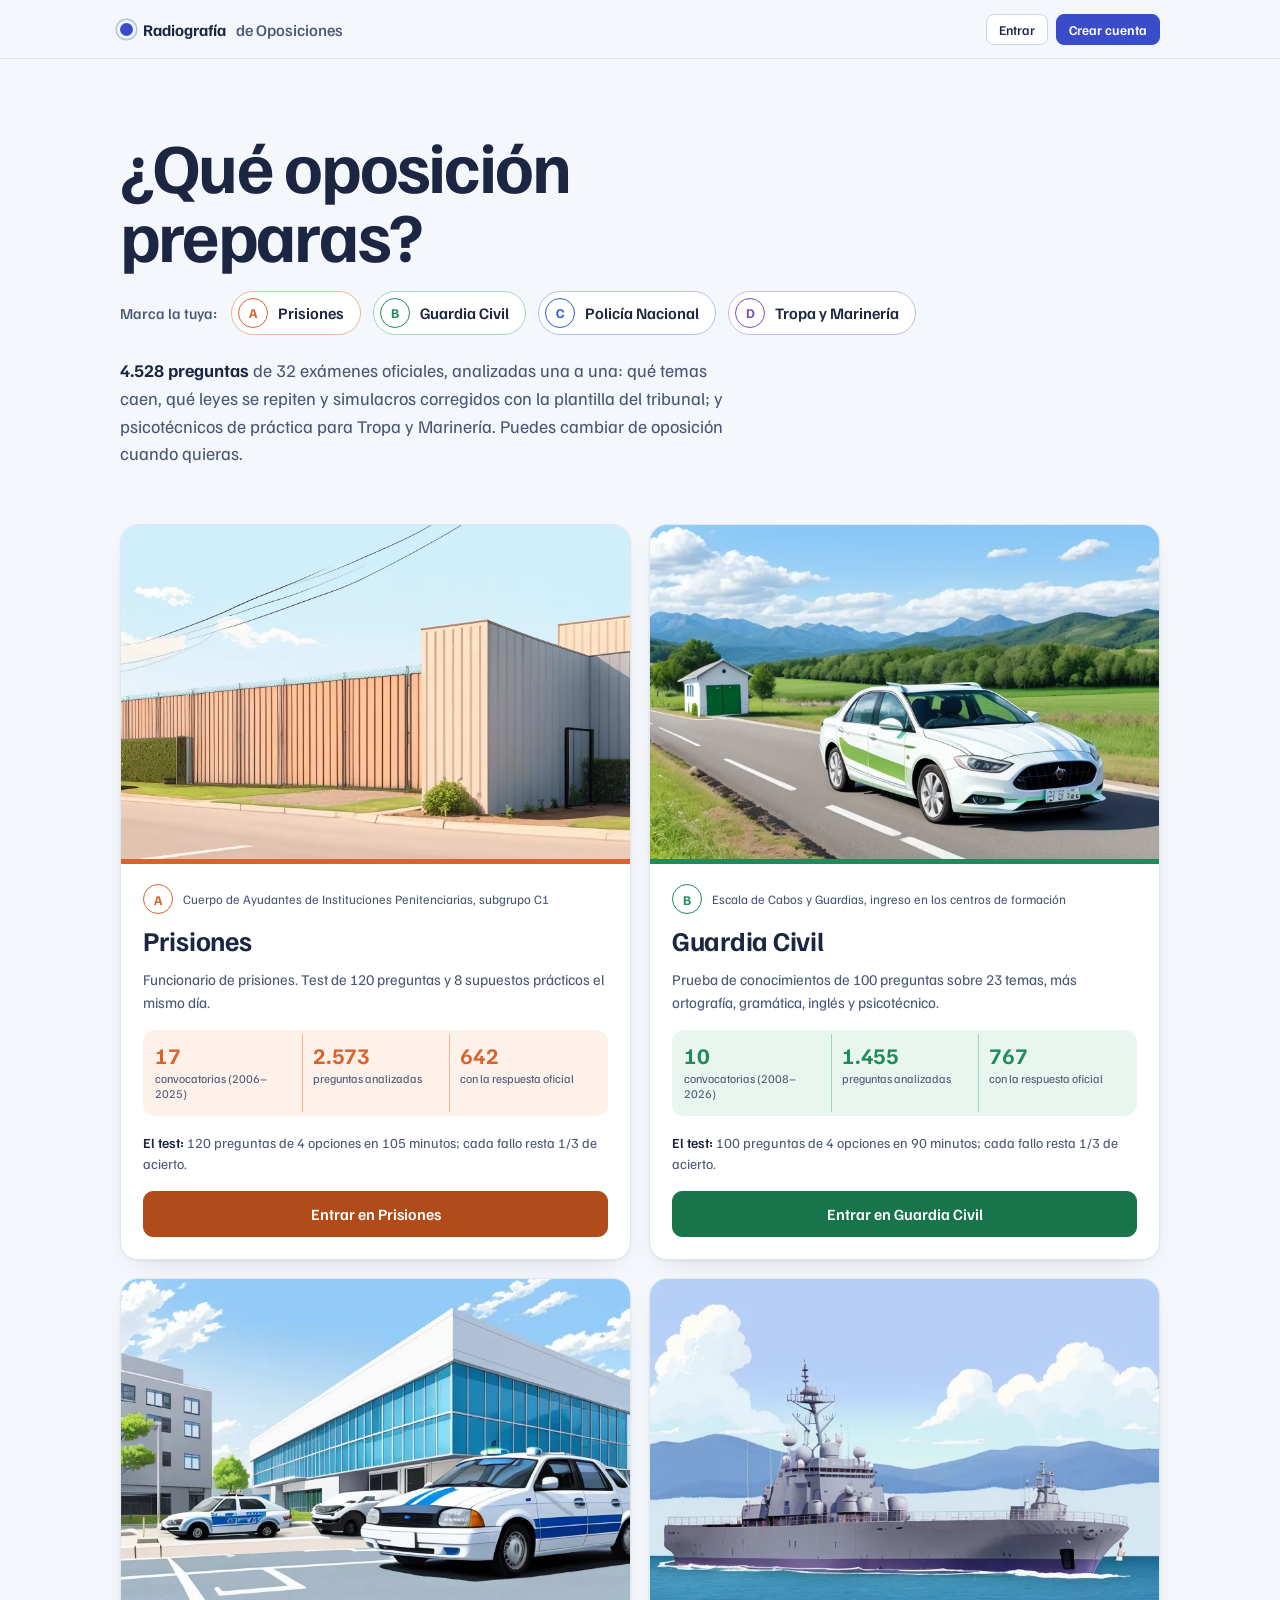
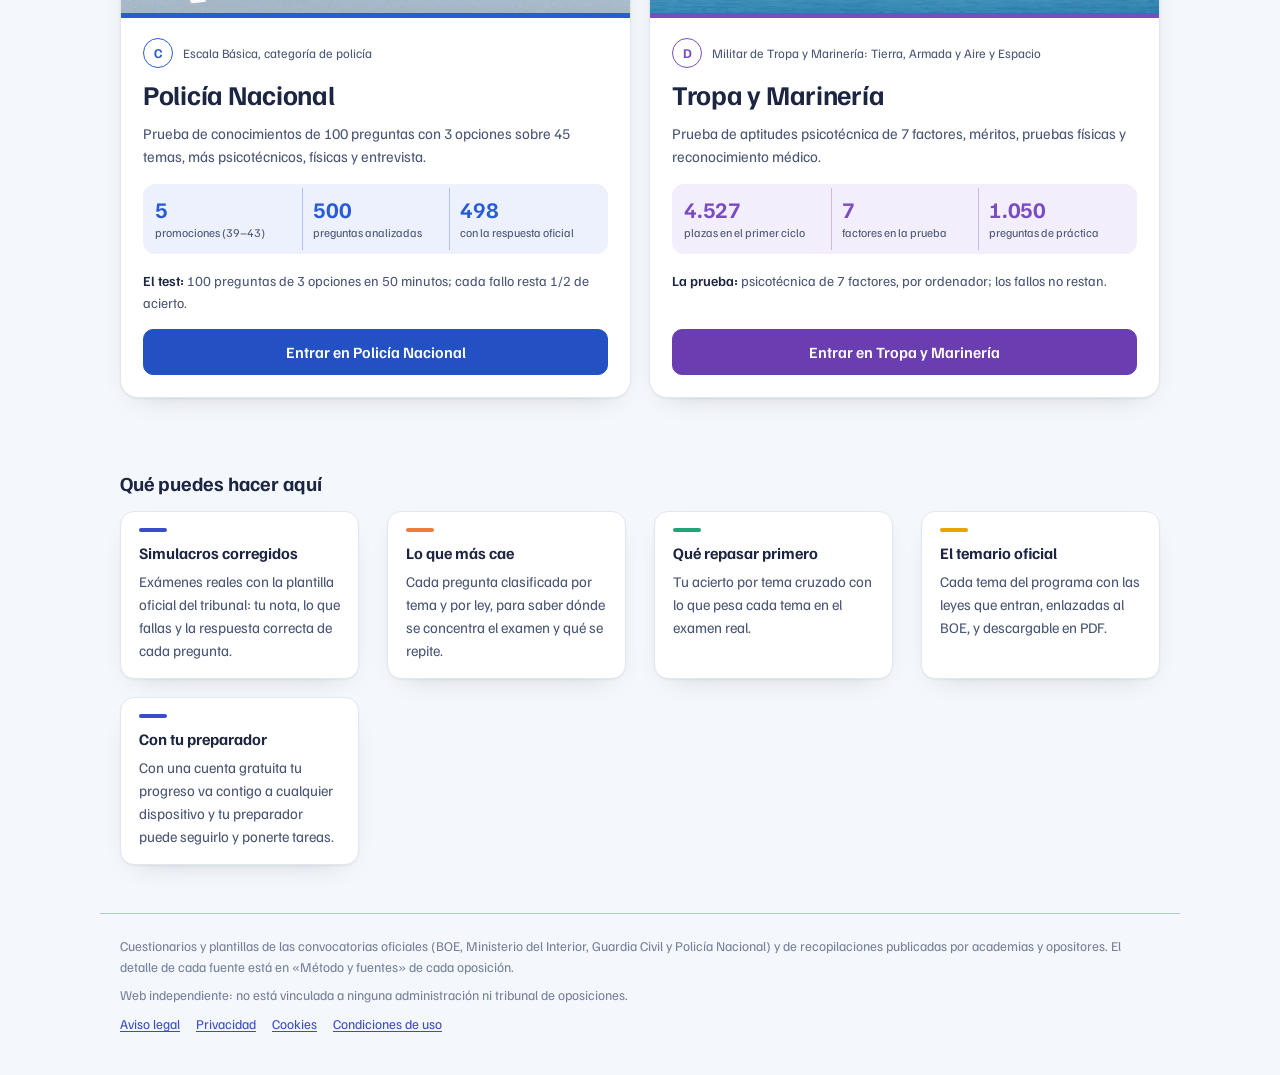
<file: index.html>
<!doctype html>
<html lang="es">
<head>
<meta charset="utf-8">
<meta name="viewport" content="width=device-width,initial-scale=1,viewport-fit=cover">
<meta name="description" content="Exámenes oficiales de Prisiones, Guardia Civil y Policía Nacional analizados pregunta a pregunta: simulacros corregidos, temario con sus leyes, repaso de fallos y juego. Gratis.">
<link rel="canonical" href="https://davidramon15.github.io/Oposiciones/">
<meta name="theme-color" content="#1c2541">
<link rel="icon" href="favicon.svg" type="image/svg+xml">
<link rel="apple-touch-icon" href="apple-touch-icon.png">
<link rel="manifest" href="manifest.webmanifest">
<link rel="stylesheet" href="fuentes/fuentes.css">
<meta property="og:type" content="website">
<meta property="og:locale" content="es_ES">
<meta property="og:site_name" content="Radiografía de Oposiciones">
<meta property="og:title" content="Radiografía de Oposiciones: los exámenes oficiales, pregunta a pregunta">
<meta property="og:description" content="Exámenes oficiales de Prisiones, Guardia Civil y Policía Nacional analizados pregunta a pregunta: simulacros corregidos, temario con sus leyes, repaso de fallos y juego. Gratis.">
<meta property="og:url" content="https://davidramon15.github.io/Oposiciones/">
<meta property="og:image" content="https://davidramon15.github.io/Oposiciones/compartir.png">
<meta property="og:image:width" content="1200">
<meta property="og:image:height" content="630">
<meta property="og:image:alt" content="Radiografía de Oposiciones: Prisiones, Guardia Civil y Policía Nacional">
<meta name="twitter:card" content="summary_large_image">
<title>Radiografía de Oposiciones</title>
<style>
/* Dirección: un cuaderno de estudio claro y amable. Papel blanco azulado, tinta azul marino y un color propio
   para cada oposición (naranja Prisiones, verde Guardia Civil, azul Policía Nacional) que tiñe la estructura:
   reglas, rótulos y la sección activa. Lo que marca el opositor va en el índigo del bolígrafo.
   Tema único y claro a propósito (el usuario lo pidió así): todos los colores se fijan aquí.
   Layout: columna de lectura (máx. 1080px), alineada a la izquierda; tarjetas redondeadas con sombra suave. */
:root{
  color-scheme:light;
  --paper:#f4f7fb; --sheet:#ffffff; --ink:#1c2541; --ink-2:#4a5675; --muted:#76809a;
  --red:#e0573b; --red-2:#f3b6a6; --red-tint:#fdf0ec; --rule:#e2e7ef; --axis:#cdd5e1;
  --pen:#3b4cca; --pen-tint:#eceefd; --good:#1e7b4f; --good-tint:#e5f3ec; --bad:#b4232f; --bad-tint:#fbe9ea; --flag:#b26a00;
  --bg:var(--paper); --surface:var(--sheet); --accent:var(--pen); --accent-soft:var(--pen-tint); --chip:#eef2f8;
  --s1:#3b6fd8; --s2:#ee7a3b; --s3:#22a47a; --s4:#e8a400; --s-other:#b8bfcc;
  --q100:#d6e6fb; --q200:#a9cbf5; --q300:#77abed; --q400:#4a8ce3; --q500:#2f6fc6; --q600:#1f5299; --q700:#123a70;
  --radio:12px; --sombra:0 1px 2px rgba(28,37,65,.05),0 10px 28px -18px rgba(28,37,65,.28);
  --f-ui:"Familjen Grotesk","Helvetica Neue",Arial,system-ui,sans-serif;
  --f-text:"Source Serif 4",Georgia,"Times New Roman",serif;
  --f-display:var(--f-ui); --f-body:var(--f-ui); --f-mono:var(--f-ui);
}
*{box-sizing:border-box}
body{background:var(--paper);color:var(--ink);font:16px/1.55 var(--f-ui);margin:0;font-variant-numeric:tabular-nums}
.wrap{max-width:1080px;margin:0 auto;padding-left:max(20px,env(safe-area-inset-left,0px));padding-right:max(20px,env(safe-area-inset-right,0px));padding-block:0 72px}
h1,h2,h3{font-family:var(--f-ui);text-wrap:balance;margin:0;color:var(--ink)}
h1{font-size:clamp(2.1rem,5.2vw,3.4rem);line-height:1.04;font-weight:700;letter-spacing:-.02em;max-width:20ch}
h2{font-size:clamp(1.5rem,3vw,1.9rem);font-weight:700;line-height:1.12;letter-spacing:-.01em}
h3{font-size:1.08rem;font-weight:600;line-height:1.3}
p{margin:0;max-width:66ch}
.eyebrow{font-size:.9rem;font-weight:600;color:var(--red)}
.mono{font-variant-numeric:tabular-nums}
.muted{color:var(--muted)} .ink2{color:var(--ink-2)}
a{color:var(--pen);text-underline-offset:2px}
:focus-visible{outline:2px solid var(--pen);outline-offset:2px}
:root{--nav-h:58px}
[hidden]{display:none!important}   /* la web propia no trae el reinicio de los artefactos de Claude */

/* menú superior: a la izquierda la oposición (y cambiarla), en medio tres entradas y a la derecha la cuenta.
   La sección en la que estás se subraya en el rojo de la hoja; «Practicar» lleva la burbuja azul del bolígrafo. */
nav.toc{position:sticky;top:env(safe-area-inset-top,0px);z-index:6;background:var(--paper);background:color-mix(in srgb,var(--paper) 94%,transparent);
  -webkit-backdrop-filter:blur(10px);backdrop-filter:blur(10px);border-bottom:1px solid var(--rule)}
nav.toc .in{max-width:1080px;margin:0 auto;padding-left:max(20px,env(safe-area-inset-left,0px));padding-right:max(20px,env(safe-area-inset-right,0px));
  display:flex;align-items:center;gap:14px;min-height:var(--nav-h)}
.marca{display:grid;line-height:1.12;text-decoration:none;color:var(--ink);padding:4px 16px 4px 0;border-right:1px solid var(--rule);flex:none;border-radius:2px}
.marca-sup{font-size:.7rem;font-weight:600;color:var(--red);letter-spacing:.01em}
.marca-op{display:inline-flex;align-items:center;gap:5px;font-size:1.02rem;font-weight:700}
.marca-op svg,.nav-abre svg{width:10px;height:10px;flex:none;transition:transform .15s ease}
.marca:hover .marca-op{color:var(--pen)}
.nav-items{display:flex;align-items:center;gap:2px;flex:1;min-width:0}
.nav-items > a,.nav-abre,.nav-roles > a{position:relative;display:inline-flex;align-items:center;gap:6px;font:500 .92rem/1 var(--f-ui);color:var(--ink-2);
  text-decoration:none;white-space:nowrap;padding:10px 11px;border:0;border-radius:4px;background:transparent;cursor:pointer}
.nav-items > a:hover,.nav-abre:hover,.nav-roles > a:hover,.nav-abre[aria-expanded="true"]{color:var(--ink);background:var(--chip)}
.nav-items > a[aria-current]::after,.nav-abre.actual::after,.nav-roles > a[aria-current]::after{content:"";position:absolute;left:11px;right:11px;
  bottom:calc((var(--nav-h) - 34px) / -2);height:2px;background:var(--red);border-radius:2px 2px 0 0}
.nav-items > a[aria-current],.nav-abre.actual,.nav-roles > a[aria-current]{color:var(--ink)}
.nav-practicar{color:var(--pen)!important;font-weight:600!important}
.nav-practicar::before{content:"";width:9px;height:9px;border-radius:50%;background:var(--pen);flex:none}
.nav-abre[aria-expanded="true"] svg{transform:rotate(180deg)}
.nav-grupo{position:relative}
.nav-menu{position:absolute;top:calc(100% + 10px);left:0;z-index:7;width:320px;display:grid;gap:2px;padding:6px;background:var(--sheet);
  border:1px solid var(--rule);border-top:3px solid var(--red);border-radius:2px 2px 6px 6px;box-shadow:0 18px 40px -22px rgba(20,24,32,.5)}
.nav-menu-t{display:none}
.nav-menu a{display:grid;gap:2px;padding:8px 10px 8px 14px;border-radius:4px;text-decoration:none;color:var(--ink);position:relative}
.nav-menu a b{font-weight:600;font-size:.92rem}.nav-menu a small{font-size:.78rem;color:var(--muted)}
.nav-menu a:hover{background:var(--chip)}
.nav-menu a[aria-current]::before{content:"";position:absolute;left:4px;top:9px;bottom:9px;width:3px;border-radius:2px;background:var(--red)}
.nav-roles:not(:empty){display:flex;gap:2px;margin-left:6px;padding-left:8px;border-left:1px solid var(--rule)}
.nav-cuenta{margin-left:auto;flex:none;display:flex;align-items:center;gap:6px}
.nav-movil{display:none}
nav.toc :focus-visible{outline:2px solid var(--pen);outline-offset:1px}
/* menú compacto: lo activa el script cuando las entradas no caben (móvil, o pantallas medianas con los
   enlaces de preparador y administración); las secciones se despliegan como una hoja bajo la barra */
@media (max-width:760px){
  nav.toc .in{gap:8px;padding-left:max(16px,env(safe-area-inset-left,0px));padding-right:max(16px,env(safe-area-inset-right,0px))}
  .marca{border-right:0;padding-right:0;min-width:0}.marca-op{font-size:.98rem}
}
nav.toc.compacto .nav-movil{display:inline-flex;align-items:center;gap:7px;margin-left:auto;font:600 .88rem var(--f-ui);padding:8px 12px;border-radius:4px}
nav.toc.compacto .nav-movil svg{width:16px;height:16px}
nav.toc.compacto .nav-cuenta{margin-left:0}
nav.toc.compacto .nav-items{display:none;position:absolute;left:0;right:0;top:100%;flex-direction:column;align-items:stretch;gap:0;
  padding:8px max(16px,env(safe-area-inset-right,0px)) 14px max(16px,env(safe-area-inset-left,0px));background:var(--sheet);
  border-bottom:1px solid var(--rule);box-shadow:0 22px 40px -26px rgba(20,24,32,.5);max-height:calc(100vh - var(--nav-h) - env(safe-area-inset-top,0px));overflow-y:auto}
nav.toc.compacto.abierto .nav-items{display:flex}
nav.toc.compacto .nav-items > a,nav.toc.compacto .nav-roles > a{padding:12px 6px;font-size:1rem}
nav.toc.compacto .nav-items > a[aria-current]::after,nav.toc.compacto .nav-roles > a[aria-current]::after{left:-10px;right:auto;top:12px;bottom:12px;width:3px;height:auto;border-radius:2px}
nav.toc.compacto .nav-abre{display:none}
nav.toc.compacto .nav-menu,nav.toc.compacto .nav-menu[hidden]{position:static;display:grid!important;width:auto;padding:4px 0;border:0;border-top:1px solid var(--rule);
  border-bottom:1px solid var(--rule);border-radius:0;box-shadow:none;background:transparent;margin:4px 0}
nav.toc.compacto .nav-menu-t{display:block;font-size:.76rem;font-weight:600;color:var(--red);padding:8px 6px 2px}
nav.toc.compacto .nav-menu a{padding:9px 6px 9px 14px}
nav.toc.compacto .nav-roles:not(:empty){flex-direction:column;margin:0;padding:0;border:0}
@media (min-width:761px){nav.toc.compacto .nav-items{left:auto;right:max(20px,calc((100% - 1240px) / 2 + 20px));width:360px;border:1px solid var(--rule);border-top:3px solid var(--red);border-radius:0 0 10px 10px}}
.nav-roles .nav-menu{left:auto;right:0}
nav.toc.ancho .in{max-width:1240px}   /* si no cabe alineado con la página, la barra se ensancha antes de pasar a «Menú» */

header.hero{padding-block:44px 32px;display:grid;gap:16px;grid-template-columns:minmax(0,1fr) auto;column-gap:36px;align-items:start}
header.hero > *{grid-column:1}
header.hero > .kpis,header.hero > .panel,header.hero > .seguir{grid-column:1 / -1}
.hero-img{grid-column:2!important;grid-row:1 / span 4;width:min(360px,34vw);aspect-ratio:3 / 2;object-fit:cover;border-radius:18px;box-shadow:var(--sombra);
  border:6px solid var(--sheet);outline:1px solid var(--rule);background:var(--red-tint);align-self:center}
@media (max-width:760px){header.hero{grid-template-columns:minmax(0,1fr)}.hero-img{grid-column:1!important;grid-row:auto;width:100%;max-width:100%}}
header.hero .lede{font-size:1.1rem;color:var(--ink-2);max-width:62ch}
.kpis{display:grid;grid-template-columns:repeat(auto-fit,minmax(150px,1fr));gap:0;margin-top:8px;border-top:2px solid var(--red);border-bottom:1px solid var(--red-2)}
.kpi{padding:14px 16px 14px 0;display:grid;gap:2px;align-content:start}
.kpi + .kpi{padding-left:16px;border-left:1px solid var(--red-2)}
.kpi b{font-size:1.75rem;font-weight:700;line-height:1.1;letter-spacing:-.01em}
.kpi span{font-size:.84rem;color:var(--ink-2);line-height:1.35}

/* una sección cada vez: el menú cambia de vista en vez de bajar por una página larguísima */
#main > header.hero:not(.actual),#main > section:not(.actual){display:none}
section{padding-block:36px 8px;display:grid;gap:20px;scroll-margin-top:calc(var(--nav-h) + 8px);position:relative}
section > header{display:grid;gap:8px}
.an-tabs{display:flex;flex-wrap:wrap;gap:6px}
.an-tabs a{font:500 .88rem/1 var(--f-ui);color:var(--ink-2);text-decoration:none;padding:8px 13px;border-radius:999px;border:1px solid var(--rule);background:var(--sheet)}
.an-tabs a:hover{border-color:var(--red-2);color:var(--ink)}
.an-tabs a[aria-current]{background:var(--red-tint);border-color:var(--red);color:var(--ink);font-weight:600}
@media (max-width:600px){.an-tabs{flex-wrap:nowrap;overflow-x:auto;margin-inline:-20px;padding-inline:20px;scrollbar-width:none}.an-tabs a{white-space:nowrap}}
details.plegable > summary{cursor:pointer;list-style:none;display:flex;flex-wrap:wrap;gap:4px 12px;align-items:baseline}
details.plegable > summary::-webkit-details-marker{display:none}
details.plegable > summary h3::after{content:" +";color:var(--red)}
details.plegable[open] > summary h3::after{content:" −"}
details.como{font-size:.92rem;color:var(--ink-2)}
details.como summary{cursor:pointer;width:fit-content;font:500 .86rem var(--f-ui);color:var(--pen)}
details.como p{margin-top:6px;max-width:72ch}
.seguir{display:grid;grid-template-columns:repeat(auto-fit,minmax(min(100%,230px),1fr));gap:12px}
.seguir a{display:grid;gap:4px;padding:16px 18px;border:1px solid var(--rule);border-radius:var(--radio);background:var(--sheet);box-shadow:var(--sombra);color:var(--ink);text-decoration:none}
.seguir a:hover{border-color:var(--red)}
.seguir b{font-size:1.05rem}.seguir span{font-size:.86rem;color:var(--ink-2)}
/* temario: una ficha por tema */
.tm-acc{align-items:center}
.tm-grupo{font:600 .8rem var(--f-ui);color:var(--ink-2);margin:22px 0 6px;padding-bottom:6px;border-bottom:1.5px solid var(--red-2)}
.tm-grupo:first-child{margin-top:8px}
details.ficha{border-bottom:1px solid var(--rule)}
details.ficha > summary{cursor:pointer;list-style:none;display:grid;grid-template-columns:3.2rem 1fr auto 1rem;gap:12px;align-items:center;padding:12px 0}
details.ficha > summary::-webkit-details-marker{display:none}
details.ficha > summary::after{content:"+";font:600 1.1rem/1 var(--f-ui);color:var(--red)}
details.ficha[open] > summary::after{content:"−"}
.ficha .cod{font:600 .8rem var(--f-ui);color:var(--red);background:var(--red-tint);border-radius:6px;padding:4px 0;text-align:center}
.ficha .tit{font-weight:600;line-height:1.35}
.ficha .peso{display:grid;grid-template-columns:70px auto;gap:8px;align-items:center;font-size:.84rem;color:var(--ink-2);white-space:nowrap}
.ficha .peso .minibar{margin:0}
.ficha-cuerpo{display:grid;gap:16px;padding:4px 0 20px 4.0rem;max-width:860px}
.ficha-cuerpo h4{font:600 .82rem var(--f-ui);color:var(--ink-2);margin-bottom:6px}
.ficha-cuerpo .oficial{font-family:var(--f-text);line-height:1.6;max-width:75ch}
.ficha-cuerpo ul.prog{margin:0;padding:0;list-style:none;font-family:var(--f-text);line-height:1.5;display:grid;gap:3px}
.ficha-cuerpo ul.prog li[data-n="0"]{font-weight:600;margin-top:6px}
.ficha-cuerpo ul.prog li[data-n="2"]{padding-left:18px}.ficha-cuerpo ul.prog li[data-n="3"]{padding-left:36px;font-size:.95em;color:var(--ink-2)}
.ficha-cifras{display:flex;flex-wrap:wrap;gap:8px 28px;font-size:.9rem}
.ficha-cifras b{font-size:1.15rem;display:block}
.leyes{display:grid;gap:10px;margin:0;padding:0;list-style:none}
.leyes li{display:grid;gap:4px;padding:10px 12px;border:1px solid var(--rule);border-radius:10px;background:var(--paper)}
.leyes .ln{font-weight:600}.leyes .lk{display:flex;flex-wrap:wrap;gap:4px 14px;font-size:.86rem}
.leyes .arts{display:flex;flex-wrap:wrap;gap:6px;margin-top:2px}
.leyes .arts a{font-size:.8rem;text-decoration:none;padding:3px 8px;border-radius:999px;background:var(--pen-tint);color:var(--pen)}
.ficha-acc{display:flex;flex-wrap:wrap;gap:8px}
@media (max-width:600px){details.ficha > summary{grid-template-columns:2.8rem 1fr 1rem}.ficha .peso{grid-column:2;grid-row:2}.ficha-cuerpo{padding-left:0}}
@media print{
  body.imprimiendo{background:#fff}
  body.imprimiendo > :not(#main),body.imprimiendo #main > :not(#temario),body.imprimiendo #temario > :not(.tm-panel),
  body.imprimiendo .tm-panel > :not(#tm-lista),body.imprimiendo .ficha:not(.imprimir),body.imprimiendo .tm-grupo:not(.imprimir),
  body.imprimiendo .ficha-acc,body.imprimiendo .an-tabs{display:none!important}
  body.imprimiendo #main > #temario{display:block!important;padding:0}
  body.imprimiendo .tm-panel{border:0;box-shadow:none;padding:0}
  body.imprimiendo .ficha{border-bottom:1px solid #999}   /* una ficha larga sí se parte: si no, deja una página casi en blanco */
  body.imprimiendo .tm-grupo,body.imprimiendo .ficha > summary,body.imprimiendo .ficha-cuerpo h4{break-after:avoid}
  body.imprimiendo .ficha-cifras{break-inside:avoid}
  body.imprimiendo .ficha > summary::after{content:none}
  body.imprimiendo .leyes li{break-inside:avoid}
  body.imprimiendo a{color:#1c2541}
  body.imprimiendo .tm-cab{display:block!important;margin-bottom:12px}
}
.tm-cab{display:none}
.panel{background:var(--sheet);border:1px solid var(--rule);border-radius:var(--radio);padding:22px;min-width:0;box-shadow:var(--sombra)}
.grid2{display:grid;grid-template-columns:repeat(auto-fit,minmax(min(100%,430px),1fr));gap:20px}
.takeaways{display:grid;gap:14px;counter-reset:t;padding:0;margin:0;list-style:none}
.takeaways li{display:grid;grid-template-columns:2rem 1fr;gap:10px;align-items:start}
.takeaways li::before{counter-increment:t;content:counter(t);display:grid;place-items:center;width:1.7rem;height:1.7rem;border:1.5px solid var(--red);border-radius:50%;color:var(--red);font-weight:700;font-size:.85rem;margin-top:1px}
.takeaways p{max-width:72ch}
.takeaways summary{cursor:pointer;list-style:none;display:flex;gap:8px;align-items:baseline;justify-content:space-between;font-weight:600;line-height:1.4}
.takeaways summary::-webkit-details-marker{display:none}
.takeaways summary::after{content:"+";font:600 1.1rem/1 var(--f-ui);color:var(--red)}
.takeaways details[open] summary::after{content:"−"}
.takeaways details p{margin-top:6px;color:var(--ink-2)}
.legend{display:flex;flex-wrap:wrap;gap:6px 16px;font-size:.84rem;color:var(--ink-2)}
.legend i{display:inline-block;width:10px;height:10px;border-radius:2px;margin-right:6px;vertical-align:-1px}
.scroll{overflow-x:auto;max-width:100%}
table{border-collapse:collapse;width:100%;font-size:.88rem}
th{font-size:.78rem;font-weight:600;color:var(--ink-2);text-align:left;padding:8px 6px;border-bottom:1.5px solid var(--red-2);white-space:nowrap}
td{padding:8px 6px;border-bottom:1px solid var(--rule);vertical-align:top}
td.num,th.num{text-align:right;white-space:nowrap}
tr.blk td{font-size:.86rem;font-weight:700;color:var(--red);background:transparent;padding-top:16px;border-bottom-color:var(--red-2)}
.heat td.c{padding:0;width:34px;min-width:30px;height:26px;text-align:center;font-size:.74rem;font-weight:500;line-height:26px;border:1px solid var(--sheet)}
.heat td.t{min-width:230px;font-size:.84rem}
.heat th.y{text-align:center;padding-inline:0;font-size:.7rem}
.bar{height:10px;border-radius:0 4px 4px 0;background:var(--s1)}
.hbar{display:grid;grid-template-columns:minmax(120px,1fr) minmax(80px,1.3fr) 3.2rem;gap:10px;align-items:center;font-size:.86rem;padding:3px 0}
.hbar .lbl{min-width:0;line-height:1.25}
.chip{display:inline-block;font-size:.72rem;font-weight:500;padding:2px 5px;border-radius:3px;background:var(--chip);color:var(--muted);margin:1px}
.chip.on{background:var(--pen-tint);color:var(--pen);font-weight:600}
.tira{display:inline-flex;gap:2px;vertical-align:middle;margin-right:8px}
.tira i{width:9px;height:14px;border-radius:2px;background:var(--chip)}.tira i.on{background:var(--pen)}
.tira-t{white-space:nowrap}
.minibar{height:8px;border-radius:4px;background:var(--rule);overflow:hidden;margin-top:6px}.minibar i{display:block;height:100%;background:var(--pen)}
.clave{list-style:none;margin:6px 0 0;padding:12px 16px;display:grid;gap:6px;background:var(--red-tint);border-left:3px solid var(--red);border-radius:0 8px 8px 0;font-weight:600;max-width:72ch}
.clave li{line-height:1.4}
details.rep{border-bottom:1px solid var(--rule);padding:12px 0}
details.rep summary{cursor:pointer;list-style:none;display:grid;grid-template-columns:1fr auto 1rem;gap:10px;align-items:start}
details.rep summary::after{content:"+";font:600 1.1rem/1 var(--f-ui);color:var(--red)}details.rep[open] summary::after{content:"−"}
details.rep summary::-webkit-details-marker{display:none}
details.rep summary b{font-family:var(--f-text);font-weight:600;font-size:1rem}
.qcard{border-left:2px solid var(--red-2);padding:8px 0 8px 14px;margin-top:10px;font-size:.92rem}
.qcard p{font-family:var(--f-text);font-size:1rem;line-height:1.6}
.qcard ol{margin:6px 0 0;padding-left:1.5rem;color:var(--ink-2);list-style:upper-alpha;font-family:var(--f-text)}
.qcard ol li{margin:2px 0}
.qcard ol li.ok{color:var(--good);font-weight:600}
.qcard ol li.ok::after{content:" ✓ respuesta oficial";font:600 .78rem var(--f-ui)}
.ver-resp{margin-top:8px;font-size:.8rem;padding:4px 10px}
.ver-resp[aria-pressed="true"]{border-color:var(--good);color:var(--good)}
.tag{font-size:.8rem;font-weight:600;color:var(--red);white-space:nowrap}
.controls{display:flex;flex-wrap:wrap;gap:12px;align-items:end}
.controls label{display:grid;gap:4px;font-size:.8rem;color:var(--ink-2);font-weight:500;min-width:0;max-width:100%}
.controls select{width:100%;max-width:min(100%,460px);text-overflow:ellipsis}
select,input[type=search],input[type=number],input[type=text]{font:inherit;font-size:.92rem;padding:8px 10px;border:1px solid var(--axis);border-radius:8px;background:var(--sheet);color:var(--ink);max-width:100%}
input[type=search]{min-width:min(100%,260px)}
button,a.boton{font:500 .9rem var(--f-ui);padding:8px 14px;border:1px solid var(--axis);border-radius:8px;background:var(--sheet);color:var(--ink);cursor:pointer}
button:hover,a.boton:hover{border-color:var(--ink-2)}
a.boton{display:inline-block;text-decoration:none;line-height:1.2}
button[disabled]{opacity:.45;cursor:default}
svg text{font-family:var(--f-ui)}
.tip{position:fixed;z-index:20;pointer-events:none;background:var(--ink);color:var(--paper);font-size:.82rem;line-height:1.35;padding:7px 9px;border-radius:4px;max-width:280px;box-shadow:0 4px 14px rgba(0,0,0,.18)}
.note{font-size:.84rem;color:var(--muted);max-width:none}
.pill{display:inline-block;font-size:.76rem;padding:1px 7px;border-radius:10px;border:1px solid var(--axis);color:var(--ink-2)}

/* portada: una hoja de respuestas. Elegir oposición es marcar su burbuja (A, B, C) con el bolígrafo azul;
   cada cuadernillo lleva su letra, sus cifras sobre la regla roja y el formato de su examen. */
.pt-barra{border-bottom:1px solid var(--rule);background:var(--paper)}
.pt-barra-in{display:flex;align-items:center;justify-content:space-between;gap:12px;min-height:var(--nav-h);padding-block:0!important}
.pt-marca{display:inline-flex;align-items:center;gap:10px;font:700 1.02rem var(--f-ui);color:var(--ink);text-decoration:none;white-space:nowrap}
.pt-marca em{font-style:normal;font-weight:500;color:var(--ink-2)}
.pt-punto{width:13px;height:13px;border-radius:50%;background:var(--pen);box-shadow:0 0 0 3px var(--paper),0 0 0 4.5px var(--red-2);flex:none}
.pt-cuenta{display:flex;gap:8px;align-items:center}
.pt{padding-block:clamp(36px,7vw,72px) 48px!important;display:grid;gap:clamp(36px,6vw,56px)}
.pt-hero{display:grid;gap:22px}
.pt-hero h1{font-size:clamp(2.4rem,6.4vw,4.4rem);line-height:.98;letter-spacing:-.025em;max-width:12ch}
.pt-marcar{display:flex;flex-wrap:wrap;align-items:center;gap:10px 12px}
.pt-marcar-t{font-size:.95rem;font-weight:500;color:var(--ink-2);margin-right:2px}
.pt-op{display:inline-flex;align-items:center;gap:10px;padding:6px 16px 6px 6px;border:1px solid var(--c2,var(--red-2));border-radius:999px;background:var(--sheet);
  color:var(--ink);text-decoration:none;font:600 1rem/1 var(--f-ui);transition:border-color .15s ease}
.pt-op:hover,.pt-op:focus-visible{border-color:var(--c,var(--pen));background:var(--ct,var(--sheet))}
.pt-b{display:grid;place-items:center;width:30px;height:30px;border-radius:50%;border:1.5px solid var(--c,var(--red));color:var(--c,var(--red));font:700 .84rem/1 var(--f-ui);
  flex:none;transition:background .15s ease,color .15s ease,border-color .15s ease}
.pt-op:hover .pt-b,.pt-op:focus-visible .pt-b,.opcard:hover .pt-b,.opcard:focus-within .pt-b,.opcard.resaltada .pt-b{background:var(--c,var(--pen));border-color:var(--c,var(--pen));color:#fff}
.pt-hero .lede{font-size:1.12rem;color:var(--ink-2);max-width:62ch}
.pt-hero .lede b{color:var(--ink)}
.pt-cards{display:grid;grid-template-columns:repeat(3,minmax(0,1fr));column-gap:18px;row-gap:0;align-items:stretch}
.opcard{position:relative;display:flex;flex-direction:column;gap:14px;margin-bottom:18px;text-align:left;background:var(--sheet);border:1px solid var(--rule);
  border-radius:18px;padding:0 22px 22px;cursor:pointer;color:var(--ink);transition:transform .15s ease,box-shadow .15s ease;min-width:0;overflow:hidden;box-shadow:var(--sombra)}
.oc-img{display:block;width:calc(100% + 44px);margin:0 -22px 4px;aspect-ratio:3 / 2;object-fit:cover;background:var(--ct);border-bottom:5px solid var(--c)}
.oc-sinimg{height:8px;margin:0 -22px;background:var(--c)}
.oc-foto{position:relative}
.oc-aviso{position:absolute;top:12px;left:-8px;padding:6px 12px;border-radius:999px;background:var(--cf);color:#fff;font:700 .84rem/1 var(--f-ui);box-shadow:0 6px 16px -8px rgba(0,0,0,.45)}
.oc-res b{color:var(--cf);font-weight:600}
.opcard:hover,.opcard.resaltada{transform:translateY(-3px);box-shadow:0 16px 30px -20px rgba(20,24,32,.5)}
.oc-cab{display:flex;align-items:center;gap:10px;min-height:30px}
.oc-cuerpo{font-size:.8rem;color:var(--ink-2);line-height:1.3}
.opcard h2{font-size:clamp(1.4rem,2.3vw,1.7rem);line-height:1.1}
.oc-res{color:var(--ink-2);font-size:.93rem}
.oc-cifras{display:grid;grid-template-columns:repeat(3,minmax(0,1fr));margin:0;padding:4px 12px;border-radius:12px;background:var(--ct)}
.oc-cifras div{display:flex;flex-direction:column;gap:3px;padding:10px 6px 10px 0;min-width:0}
.oc-cifras div + div{padding-left:10px;border-left:1px solid var(--c2)}
.oc-cifras dd{margin:0;order:-1;font:700 1.4rem/1.05 var(--f-ui);letter-spacing:-.01em;color:var(--c)}
.oc-cifras dt{font-size:.74rem;line-height:1.3;color:var(--ink-2)}
.oc-formato{font-size:.87rem;color:var(--ink-2)}
.oc-formato b{color:var(--ink);font-weight:600}
.opcard .cuenta{font-size:.9rem}
.oc-ir{margin-top:auto;padding:12px 14px;font-size:.98rem;border-radius:10px;background:var(--cf)!important;border-color:var(--cf)!important;color:#fff}
.oc-top{display:grid;gap:12px;align-content:start}
/* cifras, formato y botón alineados entre cuadernillos; la cabecera ocupa lo que necesite */
@supports (grid-template-rows:subgrid){.opcard{display:grid;grid-row:span 5;grid-template-rows:subgrid;row-gap:16px}}
.pt-que{display:grid;gap:16px}
.pt-que h2{font-size:1.25rem}
.pt-que ul{list-style:none;margin:0;padding:0;display:grid;grid-template-columns:repeat(auto-fit,minmax(min(100%,220px),1fr));gap:18px 28px}
.pt-que li{display:grid;gap:5px;align-content:start;padding:16px 18px;border-radius:14px;background:var(--sheet);border:1px solid var(--rule);box-shadow:var(--sombra)}
.pt-que li::before{content:"";width:28px;height:4px;border-radius:2px;background:var(--pen);margin-bottom:4px}
.pt-que li:nth-child(2)::before{background:#ee7a3b}.pt-que li:nth-child(3)::before{background:#22a47a}.pt-que li:nth-child(4)::before{background:#e8a400}
.pt-que li b{font-size:1rem}.pt-que li span{font-size:.92rem;color:var(--ink-2)}
.pt-pie{padding-block:22px 40px!important;border-top:1px solid var(--red-2)}
.pt-cards:has(> .opcard:nth-child(4)){grid-template-columns:repeat(2,minmax(0,1fr))}   /* con cuatro oposiciones, dos filas de dos */
@media (max-width:900px){.pt-cards,.pt-cards:has(> .opcard:nth-child(4)){grid-template-columns:minmax(0,1fr)}}
@media (max-width:600px){.pt-marcar-t{flex-basis:100%}.pt-marca em{display:none}.pt-op{font-size:.95rem}.opcard{padding:0 16px 18px}.oc-img{width:calc(100% + 32px);margin:0 -16px 4px}}

/* ===== exámenes: la hoja de respuestas ===== */
.modes{display:grid;grid-template-columns:repeat(auto-fit,minmax(min(100%,200px),1fr));gap:10px}
.mode{display:flex;gap:10px;align-items:flex-start;border:1px solid var(--rule);border-radius:10px;padding:12px 14px;cursor:pointer;background:var(--paper)}
.mode:hover{border-color:var(--red-2)}
.mode:has(input:checked){border-color:var(--pen);background:var(--pen-tint)}
.mode input{margin-top:5px;accent-color:var(--pen)}
.mode span{display:grid;gap:2px}.mode small{color:var(--ink-2);font-size:.82rem;line-height:1.35}
/* psicotécnicos (Tropa y Marinería) */
.ps-svg{margin:4px 0 10px;overflow-x:auto}.ps-svg svg{max-width:100%;height:auto}
.ps-op{display:inline-flex}.ps-op svg{width:80px;height:auto;background:#fff;border:1px solid var(--rule);border-radius:8px}
.ps-mono{font-family:ui-monospace,Consolas,"Courier New",monospace;letter-spacing:.06em;word-break:break-word}
.ps-mem{margin:4px 0 10px}.ps-mem .ps-ver{font-size:.9rem}
.ps-ficha{border-collapse:collapse;font-size:.95rem;margin-top:8px}.ps-ficha th,.ps-ficha td{padding:6px 12px;border:1px solid var(--rule);text-align:left}
.ps-ficha th{background:var(--chip)}
.ps-serie{font:700 1.8rem ui-monospace,Consolas,monospace;letter-spacing:.35em;margin:6px 0}
.nt-form{display:grid;gap:12px;align-content:start}.nt-form label:not(.check){display:grid;gap:4px}.nt-form select,.nt-form input[type=number]{width:100%}
.nt-mil{display:grid;gap:10px;margin-top:10px}.nt-mil label{display:grid;gap:4px}
.nt-res{display:grid;gap:12px;align-content:start}.nt-res label{display:grid;gap:6px}
.nt-pct{display:flex;flex-wrap:wrap;gap:8px 14px;align-items:center}.nt-pct b{font-size:1.4rem}
.nt-cifras{display:grid;gap:10px;margin:0}.nt-cifras div{display:grid;grid-template-columns:1fr auto;gap:2px 12px;align-items:baseline;padding:10px 0;border-top:1px solid var(--rule)}
.nt-cifras dt{font-weight:600}.nt-cifras dd{margin:0;text-align:right}.nt-cifras dd.note{grid-column:2}
.nt-cifras b{font-size:1.3rem}.nt-final b{font-size:2rem;color:var(--red)}
.fs-lista{display:grid;gap:4px;margin-top:10px}
.fs-fila{display:grid;grid-template-columns:1fr 130px 90px;gap:8px 14px;align-items:center;padding:12px 0;border-top:1px solid var(--rule)}
.fs-fila > div{display:grid;gap:2px}.fs-in input{width:100%}
.fs-est{font-weight:700}.fs-est.ok{color:var(--good)}.fs-est.ko{color:var(--bad)}
.fs-total{font-weight:700;margin-top:10px;min-height:1.4em}.fs-total.ok{color:var(--good)}.fs-total.ko{color:var(--bad)}
.nc-panel{margin-top:14px;display:grid;gap:10px}
.nc-resumen{font-size:1.05rem;margin:0}.nc-resumen b{font-size:1.25rem}
.nc-ejs{display:grid;grid-template-columns:repeat(auto-fit,minmax(min(100%,220px),1fr));gap:10px}
.nc-ej{border:1px solid var(--rule);border-radius:var(--radio);padding:10px 12px;display:grid;gap:4px}
.nc-ej b{font-size:.95rem}.nc-ej .note{margin:0}
.nc-barra{height:8px;border-radius:4px;background:var(--chip);overflow:hidden}.nc-barra i{display:block;height:100%;background:var(--good)}
.nc-filtros{align-items:end;gap:10px 16px}.nc-filtros label:not(.check){display:grid;gap:4px}
.nc-tabla{border-collapse:collapse;width:100%;font-size:.9rem}
.nc-tabla th,.nc-tabla td{padding:6px 8px;border-bottom:1px solid var(--rule);text-align:left;vertical-align:top}
.nc-tabla th{font-size:.82rem;color:var(--ink-2);position:sticky;top:0;background:var(--sheet)}
.nc-tabla .num{text-align:right;white-space:nowrap}.nc-tabla td:first-child{font-family:ui-monospace,Consolas,monospace;font-size:.82rem}
.nc-si{color:var(--good);font-weight:700;white-space:nowrap}.nc-no{color:var(--muted);white-space:nowrap}
.nc-panel .scroll{max-height:460px;overflow:auto;position:relative}
.fuera{position:absolute;width:1px;height:1px;overflow:hidden;clip:rect(0 0 0 0)}
.fs-sexo{justify-content:space-between;align-items:center}.fs-radios{display:flex;gap:4px 18px;flex-wrap:wrap}
#fs-tramo-l{display:flex;gap:8px;align-items:center}
.fs-guardar{display:flex;flex-wrap:wrap;gap:10px 14px;align-items:end;margin-top:14px;padding-top:14px;border-top:1px solid var(--rule)}
.fs-guardar label{display:grid;gap:4px}
#fs-progreso{margin-top:14px}#fs-progreso h3{margin-bottom:6px}
.fs-graficos{display:grid;grid-template-columns:repeat(auto-fit,minmax(min(100%,300px),1fr));gap:18px 26px;margin-top:10px}
.fs-graf{display:grid;gap:4px;align-content:start}.fs-graf h4{margin:0}
.fs-graf svg{width:100%;height:auto;overflow:visible}
.fs-cifras{display:flex;flex-wrap:wrap;gap:2px 16px;font-size:.92rem;color:var(--ink-2)}.fs-cifras b{color:var(--ink)}
.fs-tabla{border-collapse:collapse;width:100%;font-size:.93rem;margin-top:6px}
.fs-tabla th,.fs-tabla td{padding:7px 10px;border-bottom:1px solid var(--rule);text-align:right;white-space:nowrap}
.fs-tabla th:first-child,.fs-tabla td:first-child{text-align:left}.fs-tabla td:last-child{width:1%}
.fs-tabla .mejor{font-weight:700;color:var(--good)}
.fs-tabla{position:relative}.fs-tabla th{white-space:normal;vertical-align:bottom;font-size:.86rem;color:var(--ink-2)}
.fs-hist-t{margin-top:22px}.fs-borrar{font-size:.85rem;padding:4px 10px}
@media (max-width:600px){.fs-fila{grid-template-columns:1fr 1fr}.fs-fila > div{grid-column:1 / -1}}
/* «Practicar» en dos secciones: exámenes y tests, y el juego */
.pr-tabs{display:grid;grid-template-columns:repeat(auto-fit,minmax(min(100%,260px),1fr));gap:12px}
.pr-tabs button{display:grid;gap:4px;text-align:left;padding:16px 18px;border:2px solid var(--rule);border-radius:var(--radio);background:var(--sheet);box-shadow:var(--sombra)}
.pr-tabs button b{font-size:1.1rem}.pr-tabs button small{color:var(--ink-2);font-size:.86rem;line-height:1.35}
.pr-tabs button:hover{border-color:var(--ink-2)}
.pr-tabs button[aria-selected="true"]{border-color:var(--pen);background:var(--pen-tint)}
.pr-tabs button#pr-tab-jg[aria-selected="true"]{border-color:var(--red);background:var(--red-tint)}
.pr-tabs button[aria-selected="true"] b::after{content:"";display:block;width:28px;height:3px;border-radius:2px;margin-top:6px;background:currentColor}
#examenes:has(#ex-run:not([hidden])) .pr-tabs,#examenes:has(#ex-res:not([hidden])) .pr-tabs{display:none}
/* juego de la racha */
.juego{display:grid;gap:14px;max-width:820px}
.jg-marcador{display:flex;flex-wrap:wrap;gap:10px 26px;align-items:end}
.jg-marcador div{display:grid;gap:2px}.jg-marcador span{font-size:.8rem;color:var(--ink-2)}
.jg-marcador b{font-size:1.7rem;line-height:1;font-variant-numeric:tabular-nums}
#jg-racha{color:var(--red)}
#jg-salir{margin-left:auto}
.jg-racha-sube{animation:jg-sube .45s ease-out}
@keyframes jg-sube{0%{transform:scale(1)}40%{transform:scale(1.45)}100%{transform:scale(1)}}
.jg-meta{height:8px;border-radius:4px;background:var(--rule);overflow:hidden}
.jg-meta i{display:block;height:100%;width:0;background:var(--red);transition:width .3s}
.jg-q{font-family:var(--f-text);font-weight:500;font-size:1.15rem;line-height:1.5}
.jg-ops{display:grid;gap:10px}
.jg-op{display:flex;gap:12px;align-items:flex-start;text-align:left;padding:14px 16px;font:400 1rem/1.45 var(--f-text);border:1.5px solid var(--rule);border-radius:12px;background:var(--sheet)}
.jg-op:hover:not([disabled]){border-color:var(--pen);background:var(--pen-tint)}
.jg-op .l{flex:none;display:grid;place-items:center;width:1.8rem;height:1.8rem;border-radius:50%;border:1.5px solid currentColor;font:600 .85rem var(--f-ui);color:var(--ink-2)}
.jg-op.ok{border-color:var(--good);background:var(--good-tint)}.jg-op.ok .l{background:var(--good);border-color:var(--good);color:#fff}
.jg-op.ko{border-color:var(--bad);background:var(--bad-tint);text-decoration:line-through;opacity:.75}.jg-op.ko .l{background:var(--bad);border-color:var(--bad);color:#fff}
.jg-op[disabled]{cursor:default;color:var(--ink)}
.jg-op.ko{animation:jg-no .35s}
@keyframes jg-no{0%,100%{transform:translateX(0)}25%{transform:translateX(-6px)}75%{transform:translateX(6px)}}
.jg-msg{min-height:1.5em;font-weight:600}
.boe-l{display:flex;flex-wrap:wrap;gap:4px 10px;align-items:baseline;margin-top:10px;font-size:.88rem}
.boe-l span{color:var(--ink-2);font-weight:600}
.boe-l a{color:var(--pen)}
.boe-l a::after{content:" ↗";font-size:.8em}.jg-msg.ok{color:var(--good)}.jg-msg.ko{color:var(--bad)}
.jg-fin{display:grid;gap:14px;border-top:1px solid var(--rule);padding-top:14px}
.jg-fin-cab{display:flex;flex-wrap:wrap;gap:12px 24px;align-items:center;justify-content:space-between}
.jg-fin-cab > div:first-child{display:grid;gap:2px}.jg-fin-cab span{font-weight:600;color:var(--ink-2)}
.jg-fin-cab b{font-size:2rem;line-height:1.1}
.jg-fin.record .jg-fin-cab span{color:var(--red)}.jg-fin.record .jg-fin-cab b{color:var(--red)}
.jg-fin-acc{display:flex;gap:8px;flex-wrap:wrap}
.jg-ranking h3{font-size:1rem;margin-bottom:6px}
.jg-ranking:not(:empty){margin-top:4px}
.jg-menu{display:grid;gap:16px;min-width:0}
.jg-menu > *{min-width:0;max-width:100%}
.jg-menu label{display:grid;gap:4px;width:min(100%,460px)}.jg-menu select{width:100%}
.jg-menu h3{font-size:1.5rem}
.jg-reglas{margin:0;padding:0;list-style:none;display:grid;gap:10px;counter-reset:r;max-width:60ch}
.jg-reglas li{display:grid;grid-template-columns:2rem 1fr;gap:10px;align-items:start;line-height:1.45}
.jg-reglas li::before{counter-increment:r;content:counter(r);display:grid;place-items:center;width:1.7rem;height:1.7rem;border-radius:50%;background:var(--red-tint);color:var(--red);font-weight:700;font-size:.85rem}
.jg-menu-acc{display:flex;flex-wrap:wrap;gap:10px}
.jg-menu-acc button{font-size:1rem;padding:11px 20px}
.jg-record{font-size:.95rem;color:var(--ink-2)}.jg-record b{color:var(--red);font-size:1.1rem}
#jg-partida,#jg-rank-vista{display:grid;gap:14px}
.jg-top{list-style:none;margin:0 0 6px;padding:0;display:grid;gap:4px;max-width:560px}
.jg-top li{display:grid;grid-template-columns:1.6rem 3rem 1fr;gap:10px;align-items:center;padding:6px 10px;border-radius:8px}
.jg-top li:nth-child(odd){background:var(--paper)}
.jg-top li.tuya{background:var(--red-tint);outline:1.5px solid var(--red)}
.jg-top .pos{font:600 .85rem var(--f-ui);color:var(--ink-2);text-align:center}
.jg-top li:first-child .pos{color:var(--red)}
.jg-top b{font-size:1.2rem;font-variant-numeric:tabular-nums;text-align:right}
.jg-top .det{display:flex;flex-wrap:wrap;gap:2px 10px;align-items:baseline;font-size:.9rem;min-width:0}.jg-top small{color:var(--muted);font-size:.8rem}
@media (prefers-reduced-motion:reduce){.jg-op.ko,.jg-racha-sube{animation:none}}
label.check{display:flex;flex-direction:row;align-items:center;gap:6px;font-size:.88rem;color:var(--ink-2)}
label.check input{accent-color:var(--pen)}
button.primary,a.boton.primary{background:var(--pen);border-color:var(--pen);color:#fff;font-weight:600}
button.primary:hover,a.boton.primary:hover{filter:brightness(1.1)}
.exbar{position:sticky;top:calc(env(safe-area-inset-top,0px) + var(--nav-h) + 1px);z-index:4;display:grid;gap:8px;background:var(--sheet);border:1px solid var(--rule);border-top:3px solid var(--red);border-radius:2px 2px 4px 4px;padding:10px 14px;margin-bottom:14px;box-shadow:0 8px 20px -18px rgba(30,36,48,.5)}
.exbar .row{display:flex;flex-wrap:wrap;gap:10px;align-items:center}
.exbar #ex-progress{flex:1;min-width:140px;font-weight:500}
#ex-timer{font-size:1.05rem;font-weight:700}#ex-timer.low{color:var(--bad)}
#ex-sheet-toggle{font-size:.82rem;padding:5px 10px}
.sheet{display:grid;grid-template-columns:repeat(auto-fill,minmax(40px,1fr));gap:4px 6px;max-height:150px;overflow-y:auto;padding:6px 2px 2px;border-top:1px solid var(--red-tint)}
.sheet[hidden]{display:none!important}
.sheet button{display:flex;align-items:center;gap:4px;padding:2px 3px;border:0;background:transparent;font-size:.74rem;color:var(--red);font-weight:600;border-radius:3px}
.sheet button:hover{background:var(--red-tint)}
.sheet button i{width:12px;height:12px;border-radius:50%;border:1.5px solid var(--red-2);flex:none}
.sheet button.on i{background:var(--pen);border-color:var(--pen)}
.sheet button.fl i{box-shadow:0 0 0 2px var(--flag)}
.sheet.res{max-height:none;border-top:0;padding:4px 0 0}
.sheet.res button.ok i{background:var(--good);border-color:var(--good)}
.sheet.res button.ko i{background:var(--bad);border-color:var(--bad)}
.exq{background:var(--sheet);border:1px solid var(--rule);border-radius:var(--radio);box-shadow:var(--sombra);padding:18px 20px;margin-bottom:12px;min-width:0;scroll-margin-top:220px}
.exq .hd{display:flex;flex-wrap:wrap;gap:8px 12px;align-items:baseline;justify-content:space-between;margin-bottom:8px}
.exq .qn{font-size:1.25rem;font-weight:700;color:var(--red);margin-right:8px}
.exq .src{font-size:.84rem;color:var(--muted)}
.exq p.st{font-family:var(--f-text);font-size:1.06rem;line-height:1.6;font-weight:400;margin-bottom:12px;max-width:70ch}
.opt{position:relative;display:flex;gap:12px;align-items:flex-start;padding:8px 10px;border-radius:4px;border:1px solid transparent;cursor:pointer;font-family:var(--f-text);font-size:1rem;line-height:1.5}
.opt:hover{background:var(--paper)}
.opt input{position:absolute;opacity:0;width:1px;height:1px;margin:0}
.opt .l{flex:none;display:grid;place-items:center;width:26px;height:26px;border-radius:50%;border:1.5px solid var(--red);color:var(--red);font:600 .82rem/1 var(--f-ui);margin-top:-1px;transition:background .12s ease,color .12s ease,border-color .12s ease}
.opt:has(input:checked) .l{background:var(--pen);border-color:var(--pen);color:#fff}
.opt:has(input:focus-visible){outline:2px solid var(--pen);outline-offset:1px}
.opt.ok{border-color:var(--good);background:var(--good-tint)}
.opt.ok .l{background:var(--good);border-color:var(--good);color:#fff}
.opt.ko{border-color:var(--bad);background:var(--bad-tint)}
.opt.ko .l{background:var(--bad);border-color:var(--bad);color:#fff}
.opt .mk{margin-left:auto;font:700 .82rem var(--f-ui);white-space:nowrap;padding-left:8px}
.opt.ok .mk{color:var(--good)}.opt.ko .mk{color:var(--bad)}
.flag{font-size:.8rem;padding:4px 10px}
.flag[aria-pressed="true"]{border-color:var(--flag);color:var(--flag);font-weight:600}
.res-ok{color:var(--good);font-weight:700}.res-ko{color:var(--bad);font-weight:700}.res-bl{color:var(--muted);font-weight:700}
.scorebig{display:flex;flex-wrap:wrap;gap:18px 36px;align-items:flex-end}
.scorebig .n{font-size:4rem;font-weight:700;line-height:.95;letter-spacing:-.03em;color:var(--pen)}
.scorebig .eyebrow{color:var(--ink-2);font-weight:500}
.verdict{display:inline-flex;gap:6px;align-items:center;font-weight:600;padding:4px 12px;border-radius:14px;border:1.5px solid currentColor;width:fit-content}
.explica{margin-top:12px;padding:12px 14px;border-left:3px solid var(--pen);background:var(--pen-tint);font-family:var(--f-text);font-size:.98rem;line-height:1.6;white-space:pre-wrap}
.ai-badge{font-size:.76rem;font-weight:600;color:var(--s2);border:1px solid currentColor;padding:1px 6px;border-radius:3px}
.resume{display:flex;flex-wrap:wrap;gap:10px 16px;align-items:center;justify-content:space-between;padding:12px 14px;margin-bottom:14px;border:1px solid var(--pen);border-left-width:4px;border-radius:4px;background:var(--pen-tint)}
.resume p{max-width:none}.resume .acc{display:flex;gap:8px;flex-wrap:wrap}
.cuenta{font-weight:600;color:var(--red)}
.pkpis{display:grid;grid-template-columns:repeat(auto-fit,minmax(150px,1fr));gap:12px;margin:10px 0 4px}
.pkpis div{display:grid;gap:2px}.pkpis b{font-size:1.45rem;line-height:1.1}.pkpis span{font-size:.82rem;color:var(--ink-2)}
.prio{width:100%;font-size:.88rem}.prio td{vertical-align:middle}
.prio .pb{height:8px;border-radius:4px;background:var(--rule);overflow:hidden;min-width:60px}.prio .pb i{display:block;height:100%;background:var(--red)}
.prio button,.tfallo button{font-size:.78rem;padding:3px 9px}
.tfallo{display:grid;gap:6px;margin:0;padding:0;list-style:none}
.tfallo li{display:flex;flex-wrap:wrap;gap:6px 10px;align-items:center;justify-content:space-between;font-size:.9rem;border-bottom:1px solid var(--rule);padding:4px 0}
.spark{display:block;width:100%;max-width:520px;height:auto}
.bk{display:grid;grid-template-columns:minmax(140px,260px) 1fr 6.5rem;gap:10px;align-items:center;font-size:.88rem;padding:4px 0}
.bk .track{height:10px;background:var(--rule);border-radius:4px;overflow:hidden}.bk .track i{display:block;height:100%;background:var(--pen)}
footer{padding-block:32px;font-size:.84rem;color:var(--muted);display:grid;gap:8px;border-top:1px solid var(--red-2)}
@media (max-width:600px){.hbar{grid-template-columns:110px 1fr 2.8rem}.kpi + .kpi{border-left:0;padding-left:0}.kpi{border-bottom:1px solid var(--red-tint)}.exq{padding:14px}.scorebig .n{font-size:3.2rem}.sheet{max-height:96px}
  .exbar{padding:8px 10px;gap:6px}.exbar .row{gap:6px}.exbar #ex-progress{flex-basis:100%;order:-1;font-size:.88rem}
  .exbar .row button{font-size:.8rem;padding:6px 9px}#ex-timer{font-size:.95rem;margin-right:auto}}
@media (prefers-reduced-motion:reduce){*{scroll-behavior:auto!important;transition:none!important}}
</style>
<link rel="stylesheet" href="cuenta.css?v=cab240dc0b">
</head>
<body>
<noscript><p style="padding:20px;font:16px/1.5 sans-serif">Esta web necesita JavaScript para funcionar: actívalo en tu navegador.</p></noscript>


<div id="portal" hidden>
  <header class="pt-barra"><div class="wrap pt-barra-in">
    <a class="pt-marca" href="#inicio"><span class="pt-punto" aria-hidden="true"></span>Radiografía <em>de Oposiciones</em></a>
    <span class="pt-cuenta" id="portal-cuenta"></span>
  </div></header>
  <main class="wrap pt">
    <div class="pt-hero">
      <h1>¿Qué oposición preparas?</h1>
      <div class="pt-marcar" id="pt-burbujas"><span class="pt-marcar-t">Marca la tuya:</span></div>
      <p class="lede" id="pt-lede"></p>
    </div>
    <div class="pt-cards" id="op-cards"></div>
    <div class="pt-que"><h2>Qué puedes hacer aquí</h2><ul id="pt-que"></ul></div>
  </main>
  <footer class="wrap pt-pie"><span>Cuestionarios y plantillas de las convocatorias oficiales (BOE, Ministerio del Interior, Guardia Civil y Policía Nacional) y de recopilaciones publicadas por academias y opositores. El detalle de cada fuente está en «Método y fuentes» de cada oposición.</span><span>Web independiente: no está vinculada a ninguna administración ni tribunal de oposiciones.</span></footer>
</div>
<nav class="toc" aria-label="Secciones"><div class="in">
  <a href="#inicio" id="nav-cambiar" class="marca" title="Cambiar de oposición"><span class="marca-sup">Radiografía de</span><span class="marca-op"><span id="nav-op"></span><svg viewBox="0 0 10 10" aria-hidden="true"><path d="M1.5 3.5 5 7l3.5-3.5" fill="none" stroke="currentColor" stroke-width="1.6" stroke-linecap="round" stroke-linejoin="round"/></svg></span></a>
  <div class="nav-items" id="nav-items">
    <a href="#resumen" data-sec="resumen">Resumen</a>
    <a href="#examenes" class="nav-practicar" data-sec="examenes">Practicar</a>
    <a href="#nota" data-sec="nota" class="solo-psico">Tu nota</a>
    <a href="#fisicas" data-sec="fisicas" class="solo-fisicas">Pruebas físicas</a>
    <div class="nav-grupo">
      <button type="button" class="nav-abre" id="nav-analisis-b" aria-expanded="false" aria-controls="nav-analisis">Análisis <svg viewBox="0 0 10 10" aria-hidden="true"><path d="M1.5 3.5 5 7l3.5-3.5" fill="none" stroke="currentColor" stroke-width="1.6" stroke-linecap="round" stroke-linejoin="round"/></svg></button>
      <div class="nav-menu" id="nav-analisis" hidden>
        <span class="nav-menu-t">Análisis de los exámenes</span>
        <a href="#temas" data-sec="temas" data-grupo="analisis"><b>Temas</b><small>Qué temas caen y cuánto pesa cada uno</small></a>
        <a href="#normas" data-sec="normas" data-grupo="analisis"><b id="nav-normas">Leyes y artículos</b><small>Lo que más se pregunta</small></a>
        <a href="#repetidas" data-sec="repetidas" data-grupo="analisis"><b>Preguntas repetidas</b><small>Cuestiones que vuelven a salir</small></a>
        <a href="#formato" data-sec="formato" data-grupo="analisis"><b id="nav-formato">Formato y notas de corte</b><small>Cómo es el examen</small></a>
        <a href="#metodo" data-sec="metodo" data-grupo="analisis"><b>Método y fuentes</b><small>Cómo se ha hecho este análisis</small></a>
      </div>
    </div>
    <a href="#temario" data-sec="temario">Temario</a>
    <a href="#banco" data-sec="banco">Banco de preguntas</a>
    <span class="nav-roles" id="nav-roles"></span>
  </div>
  <button type="button" class="nav-movil" id="nav-movil" aria-expanded="false" aria-controls="nav-items"><svg viewBox="0 0 16 16" aria-hidden="true"><path d="M2 4h12M2 8h12M2 12h12" fill="none" stroke="currentColor" stroke-width="1.6" stroke-linecap="round"/></svg>Menú</button>
  <span class="nav-cuenta" id="nav-cuenta"></span>
</div></nav>

<div class="wrap" id="main">
<header class="hero" id="resumen">
  <img class="hero-img" id="h-img" alt="" hidden>
  <span class="eyebrow" id="h-eyebrow"></span>
  <h1 id="h-title"></h1>
  <p class="lede" id="h-lede"></p>
  <p class="cuenta" id="h-cuenta" hidden></p>
  <div class="kpis" id="kpis"></div>
  <div class="panel" style="margin-top:14px">
    <h3 style="margin-bottom:10px" id="h-claves">Lo que dicen los datos</h3>
    <ol class="takeaways" id="takeaways"></ol>
  </div>
  <nav class="seguir" aria-label="Por dónde seguir">
    <a href="#examenes"><b>Haz un examen</b><span>Simulacros y tests cortos corregidos con la plantilla oficial</span></a>
    <a href="#temas"><b>Mira qué temas caen</b><span>El peso de cada tema y cada ley en los exámenes</span></a>
    <a href="#temario"><b>Descarga el temario</b><span>El programa oficial con las leyes de cada tema, en PDF</span></a>
    <a href="#banco"><b>Busca preguntas</b><span>Todas las preguntas por tema y convocatoria</span></a>
  </nav>
</header>

<section id="examenes">
  <header><h2>Practicar</h2></header>
  <div class="pr-tabs" role="tablist" aria-label="Qué quieres practicar">
    <button role="tab" id="pr-tab-ex" aria-selected="true" aria-controls="ex-config"><b>Exámenes y tests</b><small>Simulacros oficiales, tests rápidos, por tema y repaso de tus fallos</small></button>
    <button role="tab" id="pr-tab-jg" aria-selected="false" aria-controls="ex-juego"><b>Juego de la racha</b><small>Tres respuestas y una sola oportunidad: ¿cuántas aciertas seguidas?</small></button>
  </div>
  <p class="ink2" id="ex-intro"></p>

  <div class="panel" id="ex-config">
    <div class="resume" id="ex-curso" hidden></div>
    <div class="modes" role="radiogroup" aria-label="Tipo de examen">
      <label class="mode"><input type="radio" name="modo" value="sim" checked><span><b>Simulacro oficial</b><small id="sim-desc"></small></span></label>
      <label class="mode"><input type="radio" name="modo" value="rapido"><span><b>Test rápido</b><small>De 20 a 60 preguntas al azar</small></span></label>
      <label class="mode"><input type="radio" name="modo" value="tema"><span><b>Por bloque o tema</b><small>Céntrate en lo que más fallas</small></span></label>
      <label class="mode"><input type="radio" name="modo" value="repaso"><span><b>Repaso de hoy</b><small id="repaso-n">Las preguntas que te toca repasar hoy</small></span></label>
      <label class="mode"><input type="radio" name="modo" value="fallos"><span><b>Repasar mis fallos</b><small id="fallos-n">Preguntas que has fallado antes</small></span></label>
      <label class="mode" id="mode-ia"><input type="radio" name="modo" value="ia"><span><b>Preguntas nuevas de Claude</b><small>Claude redacta 10 preguntas inéditas de un tema</small></span></label>
    </div>
    <div class="controls" style="margin-top:14px">
      <label for="ex-n" id="lb-n">Nº de preguntas<select id="ex-n"><option>20</option><option selected>40</option><option>60</option></select></label>
      <label for="ex-tema" id="lb-tema">Bloque o tema<select id="ex-tema"></select></label>
      <label for="ex-crono" class="check"><input type="checkbox" id="ex-crono" checked> Con cronómetro</label>
      <label for="ex-nuevas" class="check"><input type="checkbox" id="ex-nuevas"> Evitar preguntas ya hechas</label>
    </div>
    <div class="controls" style="margin-top:14px;justify-content:space-between">
      <button class="primary" id="ex-start">Empezar examen</button>
      <span class="note" id="ex-pool"></span>
    </div>
    <p class="note" id="ia-status" style="margin-top:8px"></p>
  </div>
  <div class="panel" id="ex-prog">
    <div class="controls" style="justify-content:space-between;align-items:baseline"><h3>Tu progreso</h3><span class="note">Se guarda solo en este navegador</span></div>
    <div id="prog-body"></div>
    <div id="ex-hist" style="margin-top:16px"></div>
  </div>

  <div class="panel juego" id="ex-juego" hidden>
    <div class="jg-menu" id="jg-menu">
      <ol class="jg-reglas">
        <li>Te sale una pregunta de examen real con tres respuestas.</li>
        <li>Tienes una sola oportunidad: si aciertas, pasas a la siguiente.</li>
        <li>Si fallas, verás cuál era la correcta y se acaba la partida. Tu puntuación es cuántas has acertado seguidas.</li>
      </ol>
      <label for="jg-tema">Preguntas de<select id="jg-tema"></select></label>
      <p class="jg-record" id="jg-record"></p>
      <div class="jg-menu-acc"><button class="primary" id="jg-empezar">Empezar a jugar</button><button id="jg-ver-ranking">Ver ranking</button></div>
      <p class="note">Las preguntas que falles pasan a «Repasar mis fallos».</p>
    </div>
    <div id="jg-rank-vista" hidden>
      <div class="jg-ranking" id="jg-ranking-vista"></div>
      <div><button id="jg-rank-volver">Volver al menú</button></div>
    </div>
    <div id="jg-partida" hidden>
    <div class="jg-marcador" aria-live="polite">
      <div><span>Seguidas</span><b id="jg-racha">0</b></div>
      <div><span>Tu récord</span><b id="jg-mejor">0</b></div>
      <button id="jg-salir">Terminar</button>
    </div>
    <div class="jg-meta" aria-hidden="true"><i id="jg-meta"></i></div>
    <p class="note" id="jg-tag"></p>
    <div id="jg-extra"></div>
    <h3 class="jg-q" id="jg-q"></h3>
    <div class="jg-ops" id="jg-ops" role="group" aria-label="Respuestas"></div>
    <p class="jg-msg" id="jg-msg" aria-live="assertive"></p>
    <div id="jg-boe"></div>
    <div class="jg-fin" id="jg-fin" hidden>
      <div class="jg-fin-cab"><div><span id="jg-fin-t">Fin de la partida</span><b id="jg-fin-n"></b></div>
        <div class="jg-fin-acc"><button class="primary" id="jg-otra">Jugar otra vez</button><button id="jg-volver">Volver al menú</button></div></div>
      <div class="jg-ranking" id="jg-ranking"></div>
    </div>
    </div>
  </div>

  <div id="ex-run" hidden>
    <div class="exbar">
      <div class="row">
        <span id="ex-progress"></span>
        <span id="ex-timer"></span>
        <button id="ex-sheet-toggle" aria-expanded="true" aria-controls="ex-sheet">Ocultar hoja</button>
        <button id="ex-cancel">Abandonar</button>
        <button class="primary" id="ex-submit">Entregar y corregir</button>
      </div>
      <div class="sheet" id="ex-sheet" aria-label="Hoja de respuestas: pulsa un número para ir a la pregunta"></div>
    </div>
    <div id="ex-qs"></div>
    <div class="controls" style="margin-top:16px"><button class="primary" id="ex-submit2">Entregar y corregir</button></div>
  </div>

  <div id="ex-res" hidden>
    <div class="panel" id="ex-score"></div>
    <div class="controls" style="margin:14px 0">
      <label for="ex-filtro">Mostrar<select id="ex-filtro"><option value="mal">Fallos y en blanco</option><option value="todas">Todas</option></select></label>
      <button id="ex-new">Hacer otro examen</button>
    </div>
    <div id="ex-review"></div>
  </div>
</section>

<section id="temas">
  <header><h2>¿De qué temas caen las preguntas?</h2>
  <details class="como"><summary>Cómo se ha calculado</summary><p id="temas-intro"></p></details></header>
  <div class="panel">
    <h3>Peso de cada bloque del programa en el test</h3>
    <p class="note" style="margin:4px 0 10px">% de preguntas del test de cada convocatoria. Entre paréntesis, el peso del bloque en número de temas del programa actual.</p>
    <div class="legend" id="lg-bloques"></div>
    <div class="scroll"><svg id="ch-bloques" role="img" aria-label="Porcentaje de preguntas por bloque y convocatoria"></svg></div>
  </div>
  <div class="panel">
    <div class="controls" style="justify-content:space-between">
      <div><h3>Mapa de calor: preguntas por tema y convocatoria</h3>
      <p class="note" style="margin-top:4px" id="heat-note"></p></div>
      <label for="sel-orden">Ordenar
        <select id="sel-orden"><option value="rec" id="opt-rec">Más preguntados (recientes)</option><option value="prog">Por orden del programa</option><option value="tot">Más preguntados (total)</option></select></label>
    </div>
    <div class="legend" id="lg-heat" style="margin-top:10px"></div>
    <div class="scroll" style="margin-top:8px"><table class="heat" id="tb-heat"></table></div>
    <button id="btn-heat" style="margin-top:12px"></button>
  </div>
  <div class="panel" id="panel-prac">
    <h3>Supuestos prácticos (2018–2025): temas más usados</h3>
    <p class="note" style="margin:4px 0 10px">Solo las preguntas que el texto disponible permitió extraer, unas 270 de unas 350, así que la muestra es parcial.</p>
    <div id="ch-prac"></div>
  </div>
</section>

<section id="normas">
  <header><h2 id="normas-title"></h2>
  <details class="como"><summary>Cómo se ha calculado</summary><p id="normas-intro"></p></details></header>
  <div class="grid2">
    <div class="panel"><h3 id="normas-h3"></h3><div id="ch-normas" style="margin-top:10px"></div></div>
    <div class="panel" id="panel-literal"><h3>% de preguntas que citan un artículo concreto</h3>
      <p class="note" style="margin:4px 0 10px">Sube con fuerza hasta la OEP 2018 y cae en el último examen (OEP 2025).</p>
      <svg id="ch-literal" role="img" aria-label="Porcentaje de preguntas que citan un artículo por convocatoria"></svg></div>
  </div>
  <div class="panel">
    <div class="controls" style="justify-content:space-between"><h3 id="arts-h3">Los artículos que más caen</h3>
      <label for="sel-norma" id="lb-norma">Norma <select id="sel-norma"></select></label></div>
    <div class="scroll" style="margin-top:10px"><table id="tb-arts"></table></div>
    <button id="btn-arts" style="margin-top:12px"></button>
  </div>
</section>

<section id="repetidas">
  <header><h2>¿Se repiten las preguntas?</h2>
  <details class="como"><summary>Cómo se ha calculado</summary><p id="rep-intro">Se compararon todas las preguntas entre convocatorias distintas por su vocabulario (enunciado + opciones). Un parecido ≥ 0,55 es una pregunta casi literal; entre 0,38 y 0,55, la misma cuestión redactada de otra forma. Se agrupan las que comparten pareja.</p></details></header>
  <div class="kpis" id="kpi-rep"></div>
  <div class="panel">
    <div class="controls" style="justify-content:space-between"><h3>Grupos de preguntas que vuelven</h3>
      <label for="sel-rep">Bloque <select id="sel-rep"><option value="">Todos</option></select></label></div>
    <p class="note" style="margin:4px 0 6px">Ordenados por nº de convocatorias en que aparecen. Pulsa un grupo para ver las preguntas.</p>
    <div id="lst-rep"></div>
    <button id="btn-rep" style="margin-top:12px">Mostrar más</button>
  </div>
</section>

<section id="formato">
  <header><h2 id="formato-title">¿Cómo ha cambiado el examen y la nota de corte?</h2>
  <details class="como"><summary>De dónde salen los datos</summary><p id="formato-intro"></p></details></header>
  <div class="panel" id="formato-extra" hidden></div>
  <div class="grid2" id="grid-cortes">
    <div class="panel"><h3>Nota de corte como % del máximo</h3>
      <div class="legend" id="lg-corte" style="margin-top:8px"></div>
      <svg id="ch-corte" role="img" aria-label="Nota de corte en porcentaje por convocatoria"></svg>
      <p class="note">En 2007–2009 el corte coincidió con el mínimo (50 %) porque había más plazas que aprobados.</p></div>
    <div class="panel"><h3>Presentados por plaza</h3>
      <svg id="ch-ratio" role="img" aria-label="Presentados por plaza en cada convocatoria"></svg>
      <p class="note">2012 y 2013 sin convocatoria. En 2006 y 2007 no hay dato de presentados.</p></div>
  </div>
  <details class="panel plegable" id="panel-conv"><summary><h3>Ficha de cada convocatoria</h3><span class="note">Plazas, formato, presentados y cortes, año a año</span></summary>
    <div class="scroll" style="margin-top:10px"><table id="tb-conv"></table></div></details>
</section>

<section id="temario">
  <header><h2>Temario oficial</h2>
  <p class="ink2" id="tm-intro"></p>
  <details class="como"><summary>De dónde sale cada dato</summary><p>El texto de cada tema es el del programa oficial (<a id="tm-fuente" target="_blank" rel="noopener"></a>). Las leyes salen del propio programa y, cuando hay datos, de los artículos que citan las preguntas de ese tema. Los enlaces llevan al texto consolidado del BOE, gratuito y siempre al día.</p></details>
  <div class="controls tm-acc">
    <a class="boton primary" id="tm-pdf">Descargar el temario en PDF</a>
    <span class="note" id="tm-pdf-t"></span>
  </div></header>
  <div class="panel tm-panel">
    <div class="controls">
      <label for="tm-q">Buscar<input type="search" id="tm-q" placeholder="Un tema, una ley o una palabra"></label>
      <label for="tm-orden">Ordenar<select id="tm-orden"><option value="prog">Por orden del programa</option><option value="peso">Por lo que pesan en el examen</option></select></label>
    </div>
    <p class="note" id="tm-count" style="margin-top:10px"></p>
    <div id="tm-lista"></div>
  </div>
</section>

<!-- Tropa y Marinería: calculadora de nota y pruebas físicas (en las demás oposiciones se quitan al cargar) -->
<section id="nota" class="solo-psico">
  <header><h2>Calcula tu nota</h2>
  <p class="ink2">Tus méritos (concurso) y tus aciertos en la prueba de aptitudes (oposición), con el baremo de la convocatoria. Se guarda en este navegador.</p></header>
  <div class="grid2">
    <form class="panel nt-form" id="nt-form" novalidate>
      <h3>Tus méritos</h3>
      <label for="nt-carne">Permiso de conducir (cuenta el más alto)<select id="nt-carne">
        <option value="0">Ninguno o solo A</option><option value="3">B</option><option value="4">B+E</option><option value="5">C1</option><option value="6">C1+E</option>
        <option value="7">C</option><option value="8">C+E</option><option value="9">D1, D o D+E</option></select></label>
      <label for="nt-ingles">Inglés (cuenta el nivel más alto)<select id="nt-ingles">
        <option value="0">Sin acreditar</option><option value="3">B1 o SLP 1.1.1.1</option><option value="5">B2 o SLP 2.2.2.2</option><option value="8">C1, C2 o SLP 3.3.3.3</option></select></label>
      <label for="nt-titulo">Titulación (cuenta la más alta)<select id="nt-titulo">
        <option value="0">Sin ESO</option><option value="6">ESO</option><option value="16">Bachiller, Técnico de Grado Medio o superior</option>
        <option value="30">Técnico de Grado Medio de interés para la plaza que pides</option></select></label>
      <label class="check" for="nt-deporte"><input type="checkbox" id="nt-deporte"> Deportista de alto nivel en los últimos cinco años</label>
      <details class="como"><summary>Méritos militares (si ya has servido)</summary>
        <div class="nt-mil">
          <label for="nt-empleo">Empleo<select id="nt-empleo"><option value="0">Ninguno</option><option value="0.25">Reservista voluntario</option><option value="1">Soldado o marinero</option><option value="2">Cabo o superior</option></select></label>
          <label for="nt-recomp">Recompensa más alta<select id="nt-recomp"><option value="0">Ninguna</option><option value="0.25">Mención honorífica</option><option value="0.5">Citación como distinguido</option>
            <option value="1.5">Cruz al Mérito, distintivo blanco</option><option value="1.75">Cruz al Mérito, distintivo azul o amarillo</option><option value="2">Cruz al Mérito, distintivo rojo</option></select></label>
          <label for="nt-misiones">Misiones en el exterior (de 2 meses o más)<input type="number" id="nt-misiones" min="0" max="20" value="0" inputmode="numeric"></label>
          <label for="nt-anos">Años de servicio<input type="number" id="nt-anos" min="0" max="40" value="0" inputmode="numeric"></label>
        </div></details>
    </form>
    <div class="panel nt-res">
      <h3>Prueba de aptitudes</h3>
      <label for="nt-aciertos">Porcentaje de aciertos que esperas<input type="range" id="nt-aciertos" min="0" max="100" step="1" value="60"></label>
      <p class="nt-pct"><b id="nt-pct-v">60 %</b> <button type="button" id="nt-mi-media" hidden>Usar mi media de simulacros</button></p>
      <dl class="nt-cifras">
        <div><dt>Méritos (concurso)</dt><dd><b id="nt-co">0</b> de 40 puntos</dd><dd class="note" id="nt-co10"></dd></div>
        <div><dt>Prueba (oposición)</dt><dd><b id="nt-op">6,00</b> de 10</dd></div>
        <div class="nt-final"><dt>Nota final estimada</dt><dd><b id="nt-pf">0</b> de 10</dd></div>
      </dl>
      <p class="note" id="nt-aviso"></p>
    </div>
  </div>
  <div class="panel nc-panel" id="nc-panel" hidden>
    <h3>¿A qué destinos llegarías?</h3>
    <p class="nc-resumen" id="nc-resumen" aria-live="polite"></p>
    <div class="nc-ejs" id="nc-ejs"></div>
    <div class="controls nc-filtros">
      <label for="nc-ciclo">Ciclo<select id="nc-ciclo"><option value="2">2.º ciclo de 2026</option><option value="1">1.er ciclo de 2026</option></select></label>
      <label for="nc-ej">Ejército<select id="nc-ej"><option value="">Todos</option></select></label>
      <label for="nc-busca">Buscar destino o especialidad<input type="search" id="nc-busca" placeholder="Por ejemplo: Madrid, ALA 14, TRS" autocomplete="off"></label>
      <label class="check" for="nc-mias"><input type="checkbox" id="nc-mias"> Solo a los que llego</label>
    </div>
    <div class="scroll"><table class="nc-tabla"><thead><tr><th>Esp.</th><th>Destino</th><th class="num">Plazas</th><th class="num">Nota de corte</th><th><span class="fuera">Con tu nota</span></th></tr></thead><tbody id="nc-filas"></tbody></table></div>
    <p class="note" id="nc-mas"></p>
    <p class="note" id="nc-fuente"></p>
  </div>
  <details class="como"><summary>Cómo se calcula</summary><p>Los méritos generales y académicos suman como mucho 36 puntos, y los militares, 4: en total, hasta 40, que se pasan a una escala de 0 a 10. Tus aciertos en la prueba también se pasan a 0–10. Según las guías de preparación, la nota final pondera un 70 % la prueba y un 30 % los méritos; la fórmula exacta y el baremo completo están en la convocatoria (BOE-A-2026-436, base 8.3 y apéndice 8). Los deportistas de alto nivel suman 30 puntos, no 3, en las plazas de deportes olímpicos. Es una estimación: la nota de corte depende de cada plaza y de cuántos se presenten.</p></details>
</section>

<section id="fisicas" class="solo-fisicas">
  <header><h2>Pruebas físicas</h2>
  <p class="ink2"><span id="fs-intro"></span> Escribe tus marcas para ver si llegas y guárdalas cada vez que entrenes: verás cómo mejoras.</p></header>
  <div class="panel">
    <div class="controls fs-sexo">
      <span role="radiogroup" aria-label="Marcas para" class="fs-radios">
        <label class="check" for="fs-h"><input type="radio" name="fs-sexo" id="fs-h" value="h" checked> Hombres</label>
        <label class="check" for="fs-m"><input type="radio" name="fs-sexo" id="fs-m" value="m"> Mujeres</label>
      </span>
      <label for="fs-tramo" id="fs-tramo-l" hidden>Edad <select id="fs-tramo"></select></label>
    </div>
    <div class="fs-lista" id="fs-lista"></div>
    <p class="fs-total" id="fs-total" aria-live="polite"></p>
    <div class="fs-guardar">
      <label for="fs-fecha">Día del entrenamiento <input type="date" id="fs-fecha"></label>
      <button type="button" class="primary" id="fs-guardar">Guardar estas marcas</button>
      <span class="note" id="fs-estado" aria-live="polite"></span>
    </div>
  </div>
  <div class="panel" id="fs-progreso">
    <h3>Tu progreso</h3>
    <div id="fs-invita"></div>
    <div class="fs-graficos" id="fs-graficos"></div>
    <div id="fs-hist"></div>
  </div>
  <p class="note" id="fs-fuente"></p>
</section>

<section id="banco">
  <header><h2>Banco de preguntas</h2>
  <p class="ink2">Todas las preguntas extraídas, con su tema asignado. Filtra para repasar un tema concreto a lo largo de los años. Las que tienen plantilla oficial muestran la respuesta al pulsar «Ver respuesta». Parte del texto procede de OCR y puede tener erratas.</p></header>
  <div class="panel">
    <div class="controls">
      <label for="f-q">Buscar<input type="search" id="f-q" placeholder="Busca una palabra o un artículo"></label>
      <label for="f-tema">Tema<select id="f-tema"><option value="">Todos</option></select></label>
      <label for="f-ano">Convocatoria<select id="f-ano"><option value="">Todas</option></select></label>
      <label for="f-parte" id="lb-parte">Parte<select id="f-parte"><option value="">Test y supuestos</option><option value="T">Test</option><option value="S">Supuestos</option></select></label>
      <label for="f-resp" class="check"><input type="checkbox" id="f-resp"> Solo con respuesta oficial</label>
    </div>
    <p class="note" id="f-count" style="margin-top:10px"></p>
    <div id="lst-banco"></div>
    <div class="controls" style="margin-top:12px"><button id="pg-prev">Anterior</button><span class="note" id="pg-info"></span><button id="pg-next">Siguiente</button></div>
  </div>
</section>

<section id="metodo">
  <header><h2>Método, límites y fuentes</h2></header>
  <div id="metodo-body" style="display:grid;gap:18px"></div>
</section>
<footer><span id="pie"></span><span>Web independiente: no está vinculada a ninguna administración ni tribunal de oposiciones.</span></footer>
</div>
<div class="tip" id="tip" hidden></div>

<script>window.VERSION = "cab240dc0b";</script>
<script src="vendor/supabase.js?v=cab240dc0b"></script>
<script src="config.js?v=cab240dc0b"></script>
<script src="cuenta.js?v=cab240dc0b"></script>
<script src="cargador.js?v=cab240dc0b"></script>
</body>
</html>
</file>
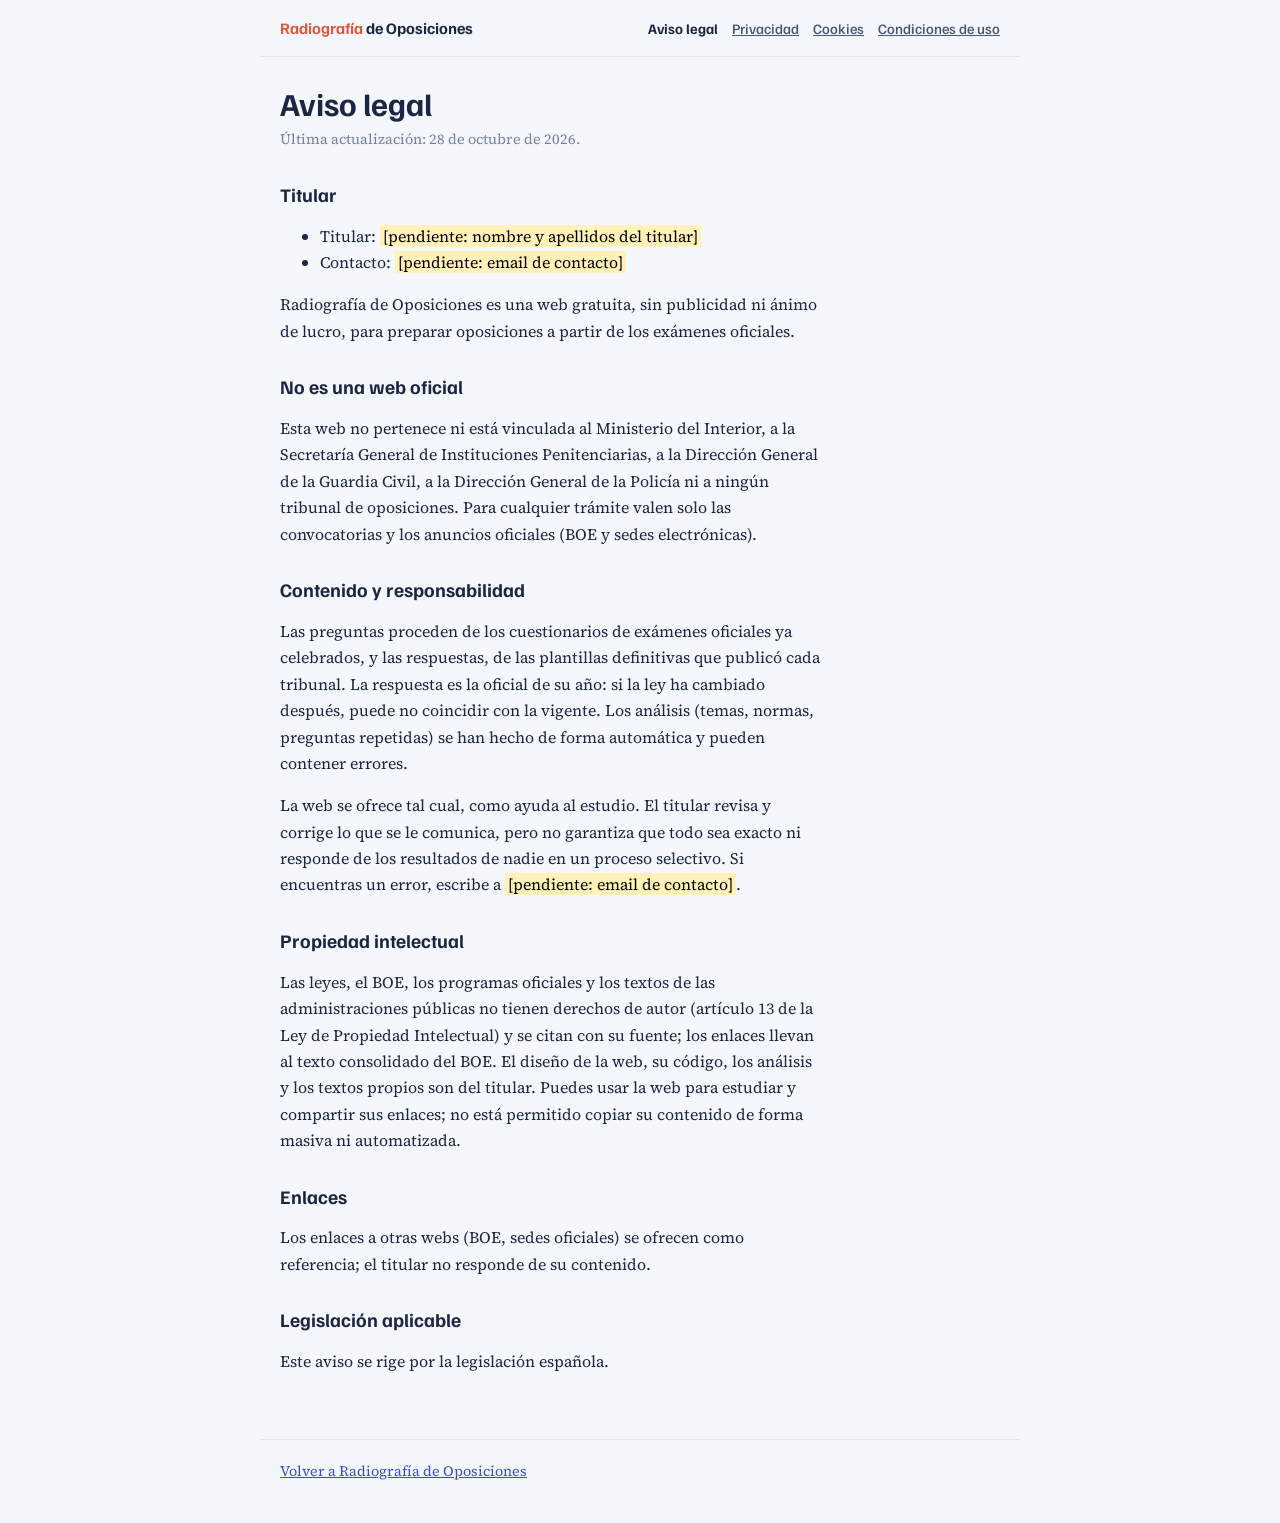
<file: legal/aviso-legal.html>
<!doctype html>
<html lang="es">
<head>
<meta charset="utf-8">
<meta name="viewport" content="width=device-width,initial-scale=1">
<title>Aviso legal · Radiografía de Oposiciones</title>
<meta name="robots" content="noindex">
<link rel="canonical" href="https://davidramon15.github.io/Oposiciones/legal/aviso-legal.html">
<link rel="icon" href="../favicon.svg" type="image/svg+xml">
<link rel="stylesheet" href="../fuentes/fuentes.css">
<style>
:root{color-scheme:light;--paper:#f4f7fb;--sheet:#fff;--ink:#1c2541;--ink-2:#4a5675;--muted:#76809a;--rule:#e2e7ef;--pen:#3b4cca;--red:#e0573b}
*{box-sizing:border-box}
body{margin:0;background:var(--paper);color:var(--ink);font:400 1rem/1.65 "Source Serif 4",Georgia,serif}
header,main,footer{max-width:760px;margin:0 auto;padding:0 20px}
header{display:flex;flex-wrap:wrap;gap:8px 20px;align-items:center;justify-content:space-between;padding-block:18px;border-bottom:1px solid var(--rule)}
header a.marca{font:700 1rem "Familjen Grotesk",Arial,sans-serif;color:var(--ink);text-decoration:none}
header a.marca span{color:var(--red)}
nav{display:flex;flex-wrap:wrap;gap:4px 14px;font:500 .9rem "Familjen Grotesk",Arial,sans-serif}
nav a{color:var(--ink-2)}nav a[aria-current]{color:var(--ink);font-weight:700;text-decoration:none}
main{padding-block:28px 48px}
h1{font:700 2rem/1.15 "Familjen Grotesk",Arial,sans-serif;margin:0 0 6px}
h2{font:700 1.2rem/1.3 "Familjen Grotesk",Arial,sans-serif;margin:30px 0 6px}
p,li{max-width:68ch}
a{color:var(--pen)}
.act{color:var(--muted);font-size:.9rem;margin:0 0 20px}
table{border-collapse:collapse;width:100%;font-size:.92rem;margin:8px 0}th,td{text-align:left;vertical-align:top;padding:8px;border-bottom:1px solid var(--rule)}
th{font:600 .85rem "Familjen Grotesk",Arial,sans-serif;color:var(--ink-2)}
mark{background:#fff1b8;padding:0 3px}
footer{padding-block:20px 40px;border-top:1px solid var(--rule);font-size:.9rem;color:var(--muted)}
</style>
</head>
<body>
<header><a class="marca" href="../#inicio"><span>Radiografía</span> de Oposiciones</a><nav aria-label="Información legal"><a href="aviso-legal.html" aria-current=page>Aviso legal</a><a href="privacidad.html">Privacidad</a><a href="cookies.html">Cookies</a><a href="condiciones.html">Condiciones de uso</a></nav></header>
<main>
<h1>Aviso legal</h1>
<p class="act">Última actualización: 28 de octubre de 2026.</p>

<h2>Titular</h2>
<ul><li>Titular: <mark>[pendiente: nombre y apellidos del titular]</mark></li><li>Contacto: <mark>[pendiente: email de contacto]</mark></li></ul>
<p>Radiografía de Oposiciones es una web gratuita, sin publicidad ni ánimo de lucro, para preparar oposiciones a partir de los exámenes oficiales.</p>
<h2>No es una web oficial</h2>
<p>Esta web no pertenece ni está vinculada al Ministerio del Interior, a la Secretaría General de Instituciones Penitenciarias, a la Dirección General de la Guardia Civil, a la Dirección General de la Policía ni a ningún tribunal de oposiciones. Para cualquier trámite valen solo las convocatorias y los anuncios oficiales (BOE y sedes electrónicas).</p>
<h2>Contenido y responsabilidad</h2>
<p>Las preguntas proceden de los cuestionarios de exámenes oficiales ya celebrados, y las respuestas, de las plantillas definitivas que publicó cada tribunal. La respuesta es la oficial de su año: si la ley ha cambiado después, puede no coincidir con la vigente. Los análisis (temas, normas, preguntas repetidas) se han hecho de forma automática y pueden contener errores.</p>
<p>La web se ofrece tal cual, como ayuda al estudio. El titular revisa y corrige lo que se le comunica, pero no garantiza que todo sea exacto ni responde de los resultados de nadie en un proceso selectivo. Si encuentras un error, escribe a <mark>[pendiente: email de contacto]</mark>.</p>
<h2>Propiedad intelectual</h2>
<p>Las leyes, el BOE, los programas oficiales y los textos de las administraciones públicas no tienen derechos de autor (artículo 13 de la Ley de Propiedad Intelectual) y se citan con su fuente; los enlaces llevan al texto consolidado del BOE. El diseño de la web, su código, los análisis y los textos propios son del titular. Puedes usar la web para estudiar y compartir sus enlaces; no está permitido copiar su contenido de forma masiva ni automatizada.</p>
<h2>Enlaces</h2>
<p>Los enlaces a otras webs (BOE, sedes oficiales) se ofrecen como referencia; el titular no responde de su contenido.</p>
<h2>Legislación aplicable</h2>
<p>Este aviso se rige por la legislación española.</p>

</main>
<footer><a href="../#inicio">Volver a Radiografía de Oposiciones</a></footer>
</body>
</html>
</file>
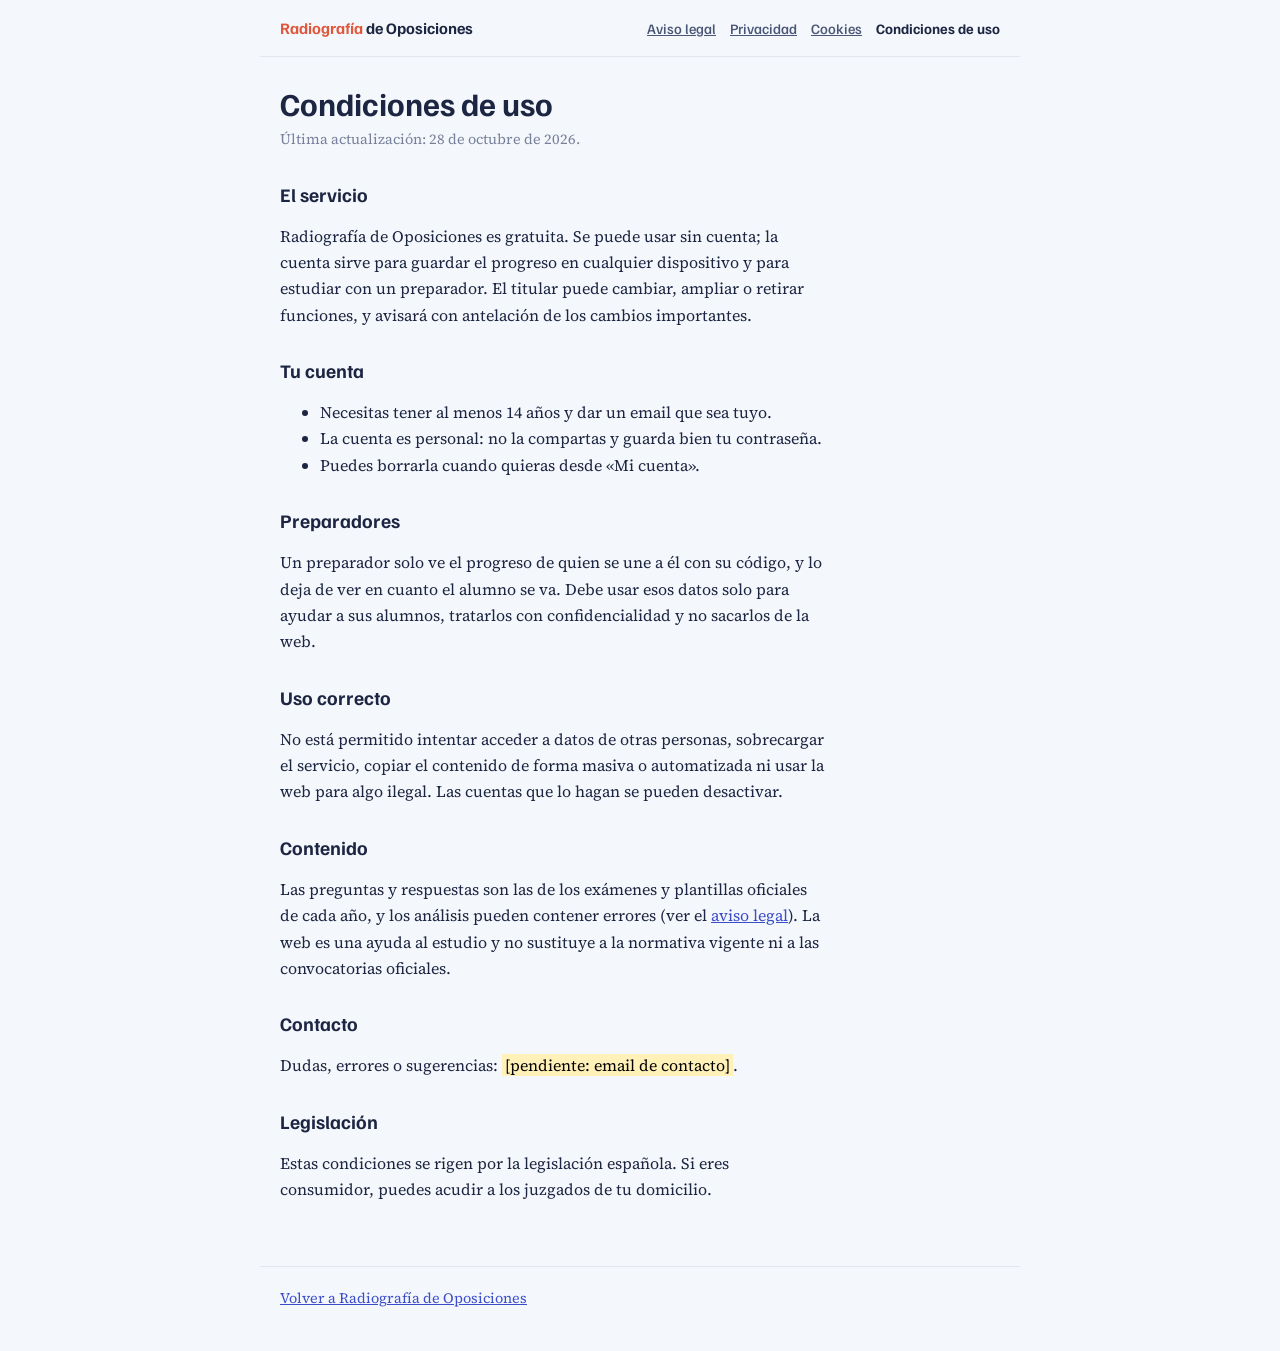
<file: legal/condiciones.html>
<!doctype html>
<html lang="es">
<head>
<meta charset="utf-8">
<meta name="viewport" content="width=device-width,initial-scale=1">
<title>Condiciones de uso · Radiografía de Oposiciones</title>
<meta name="robots" content="noindex">
<link rel="canonical" href="https://davidramon15.github.io/Oposiciones/legal/condiciones.html">
<link rel="icon" href="../favicon.svg" type="image/svg+xml">
<link rel="stylesheet" href="../fuentes/fuentes.css">
<style>
:root{color-scheme:light;--paper:#f4f7fb;--sheet:#fff;--ink:#1c2541;--ink-2:#4a5675;--muted:#76809a;--rule:#e2e7ef;--pen:#3b4cca;--red:#e0573b}
*{box-sizing:border-box}
body{margin:0;background:var(--paper);color:var(--ink);font:400 1rem/1.65 "Source Serif 4",Georgia,serif}
header,main,footer{max-width:760px;margin:0 auto;padding:0 20px}
header{display:flex;flex-wrap:wrap;gap:8px 20px;align-items:center;justify-content:space-between;padding-block:18px;border-bottom:1px solid var(--rule)}
header a.marca{font:700 1rem "Familjen Grotesk",Arial,sans-serif;color:var(--ink);text-decoration:none}
header a.marca span{color:var(--red)}
nav{display:flex;flex-wrap:wrap;gap:4px 14px;font:500 .9rem "Familjen Grotesk",Arial,sans-serif}
nav a{color:var(--ink-2)}nav a[aria-current]{color:var(--ink);font-weight:700;text-decoration:none}
main{padding-block:28px 48px}
h1{font:700 2rem/1.15 "Familjen Grotesk",Arial,sans-serif;margin:0 0 6px}
h2{font:700 1.2rem/1.3 "Familjen Grotesk",Arial,sans-serif;margin:30px 0 6px}
p,li{max-width:68ch}
a{color:var(--pen)}
.act{color:var(--muted);font-size:.9rem;margin:0 0 20px}
table{border-collapse:collapse;width:100%;font-size:.92rem;margin:8px 0}th,td{text-align:left;vertical-align:top;padding:8px;border-bottom:1px solid var(--rule)}
th{font:600 .85rem "Familjen Grotesk",Arial,sans-serif;color:var(--ink-2)}
mark{background:#fff1b8;padding:0 3px}
footer{padding-block:20px 40px;border-top:1px solid var(--rule);font-size:.9rem;color:var(--muted)}
</style>
</head>
<body>
<header><a class="marca" href="../#inicio"><span>Radiografía</span> de Oposiciones</a><nav aria-label="Información legal"><a href="aviso-legal.html">Aviso legal</a><a href="privacidad.html">Privacidad</a><a href="cookies.html">Cookies</a><a href="condiciones.html" aria-current=page>Condiciones de uso</a></nav></header>
<main>
<h1>Condiciones de uso</h1>
<p class="act">Última actualización: 28 de octubre de 2026.</p>

<h2>El servicio</h2>
<p>Radiografía de Oposiciones es gratuita. Se puede usar sin cuenta; la cuenta sirve para guardar el progreso en cualquier dispositivo y para estudiar con un preparador. El titular puede cambiar, ampliar o retirar funciones, y avisará con antelación de los cambios importantes.</p>
<h2>Tu cuenta</h2>
<ul><li>Necesitas tener al menos 14 años y dar un email que sea tuyo.</li>
<li>La cuenta es personal: no la compartas y guarda bien tu contraseña.</li>
<li>Puedes borrarla cuando quieras desde «Mi cuenta».</li></ul>
<h2>Preparadores</h2>
<p>Un preparador solo ve el progreso de quien se une a él con su código, y lo deja de ver en cuanto el alumno se va. Debe usar esos datos solo para ayudar a sus alumnos, tratarlos con confidencialidad y no sacarlos de la web.</p>
<h2>Uso correcto</h2>
<p>No está permitido intentar acceder a datos de otras personas, sobrecargar el servicio, copiar el contenido de forma masiva o automatizada ni usar la web para algo ilegal. Las cuentas que lo hagan se pueden desactivar.</p>
<h2>Contenido</h2>
<p>Las preguntas y respuestas son las de los exámenes y plantillas oficiales de cada año, y los análisis pueden contener errores (ver el <a href="aviso-legal.html">aviso legal</a>). La web es una ayuda al estudio y no sustituye a la normativa vigente ni a las convocatorias oficiales.</p>
<h2>Contacto</h2>
<p>Dudas, errores o sugerencias: <mark>[pendiente: email de contacto]</mark>.</p>
<h2>Legislación</h2>
<p>Estas condiciones se rigen por la legislación española. Si eres consumidor, puedes acudir a los juzgados de tu domicilio.</p>

</main>
<footer><a href="../#inicio">Volver a Radiografía de Oposiciones</a></footer>
</body>
</html>
</file>
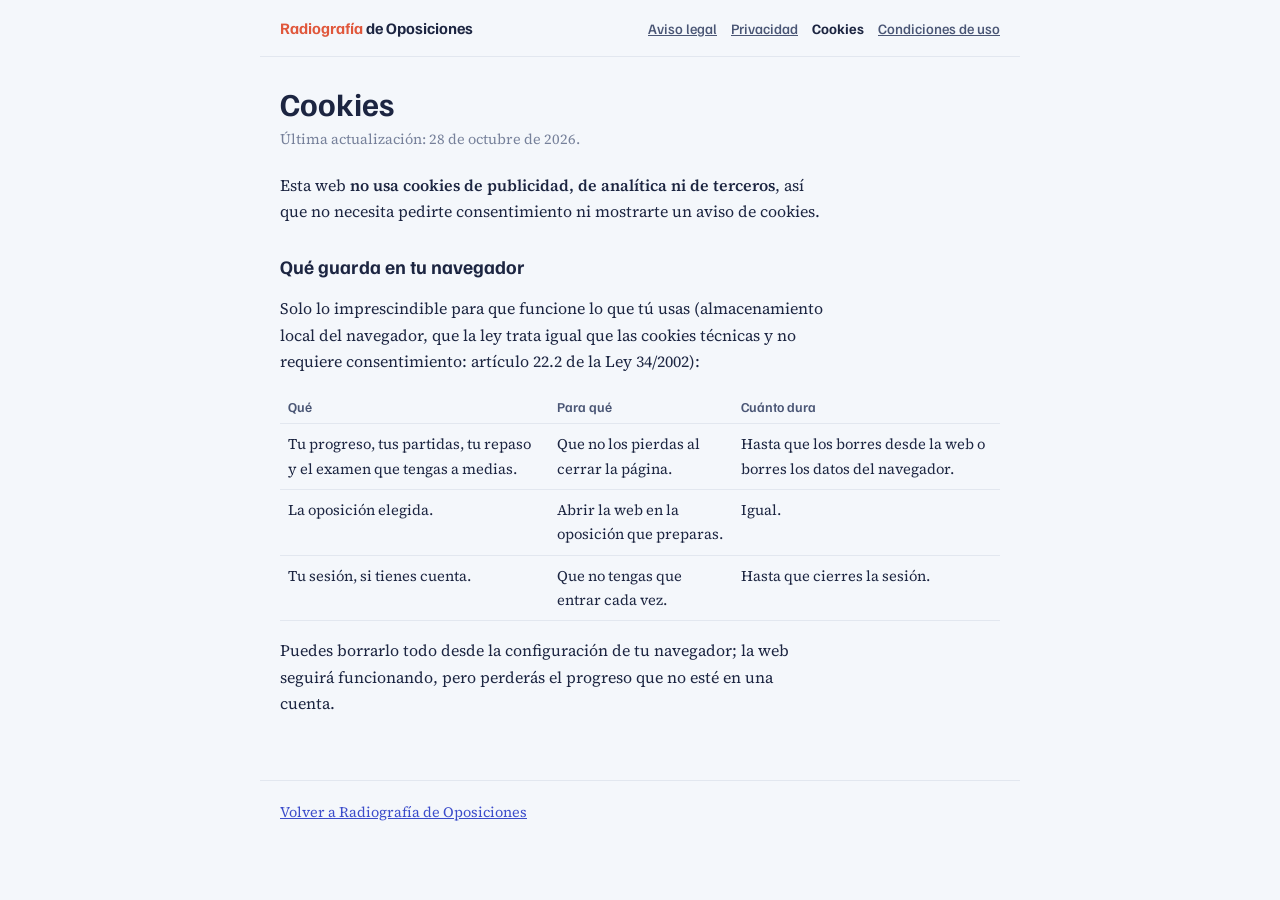
<file: legal/cookies.html>
<!doctype html>
<html lang="es">
<head>
<meta charset="utf-8">
<meta name="viewport" content="width=device-width,initial-scale=1">
<title>Cookies · Radiografía de Oposiciones</title>
<meta name="robots" content="noindex">
<link rel="canonical" href="https://davidramon15.github.io/Oposiciones/legal/cookies.html">
<link rel="icon" href="../favicon.svg" type="image/svg+xml">
<link rel="stylesheet" href="../fuentes/fuentes.css">
<style>
:root{color-scheme:light;--paper:#f4f7fb;--sheet:#fff;--ink:#1c2541;--ink-2:#4a5675;--muted:#76809a;--rule:#e2e7ef;--pen:#3b4cca;--red:#e0573b}
*{box-sizing:border-box}
body{margin:0;background:var(--paper);color:var(--ink);font:400 1rem/1.65 "Source Serif 4",Georgia,serif}
header,main,footer{max-width:760px;margin:0 auto;padding:0 20px}
header{display:flex;flex-wrap:wrap;gap:8px 20px;align-items:center;justify-content:space-between;padding-block:18px;border-bottom:1px solid var(--rule)}
header a.marca{font:700 1rem "Familjen Grotesk",Arial,sans-serif;color:var(--ink);text-decoration:none}
header a.marca span{color:var(--red)}
nav{display:flex;flex-wrap:wrap;gap:4px 14px;font:500 .9rem "Familjen Grotesk",Arial,sans-serif}
nav a{color:var(--ink-2)}nav a[aria-current]{color:var(--ink);font-weight:700;text-decoration:none}
main{padding-block:28px 48px}
h1{font:700 2rem/1.15 "Familjen Grotesk",Arial,sans-serif;margin:0 0 6px}
h2{font:700 1.2rem/1.3 "Familjen Grotesk",Arial,sans-serif;margin:30px 0 6px}
p,li{max-width:68ch}
a{color:var(--pen)}
.act{color:var(--muted);font-size:.9rem;margin:0 0 20px}
table{border-collapse:collapse;width:100%;font-size:.92rem;margin:8px 0}th,td{text-align:left;vertical-align:top;padding:8px;border-bottom:1px solid var(--rule)}
th{font:600 .85rem "Familjen Grotesk",Arial,sans-serif;color:var(--ink-2)}
mark{background:#fff1b8;padding:0 3px}
footer{padding-block:20px 40px;border-top:1px solid var(--rule);font-size:.9rem;color:var(--muted)}
</style>
</head>
<body>
<header><a class="marca" href="../#inicio"><span>Radiografía</span> de Oposiciones</a><nav aria-label="Información legal"><a href="aviso-legal.html">Aviso legal</a><a href="privacidad.html">Privacidad</a><a href="cookies.html" aria-current=page>Cookies</a><a href="condiciones.html">Condiciones de uso</a></nav></header>
<main>
<h1>Cookies</h1>
<p class="act">Última actualización: 28 de octubre de 2026.</p>

<p>Esta web <b>no usa cookies de publicidad, de analítica ni de terceros</b>, así que no necesita pedirte consentimiento ni mostrarte un aviso de cookies.</p>
<h2>Qué guarda en tu navegador</h2>
<p>Solo lo imprescindible para que funcione lo que tú usas (almacenamiento local del navegador, que la ley trata igual que las cookies técnicas y no requiere consentimiento: artículo 22.2 de la Ley 34/2002):</p>
<table><thead><tr><th>Qué</th><th>Para qué</th><th>Cuánto dura</th></tr></thead><tbody>
<tr><td>Tu progreso, tus partidas, tu repaso y el examen que tengas a medias.</td><td>Que no los pierdas al cerrar la página.</td><td>Hasta que los borres desde la web o borres los datos del navegador.</td></tr>
<tr><td>La oposición elegida.</td><td>Abrir la web en la oposición que preparas.</td><td>Igual.</td></tr>
<tr><td>Tu sesión, si tienes cuenta.</td><td>Que no tengas que entrar cada vez.</td><td>Hasta que cierres la sesión.</td></tr>
</tbody></table>
<p>Puedes borrarlo todo desde la configuración de tu navegador; la web seguirá funcionando, pero perderás el progreso que no esté en una cuenta.</p>

</main>
<footer><a href="../#inicio">Volver a Radiografía de Oposiciones</a></footer>
</body>
</html>
</file>
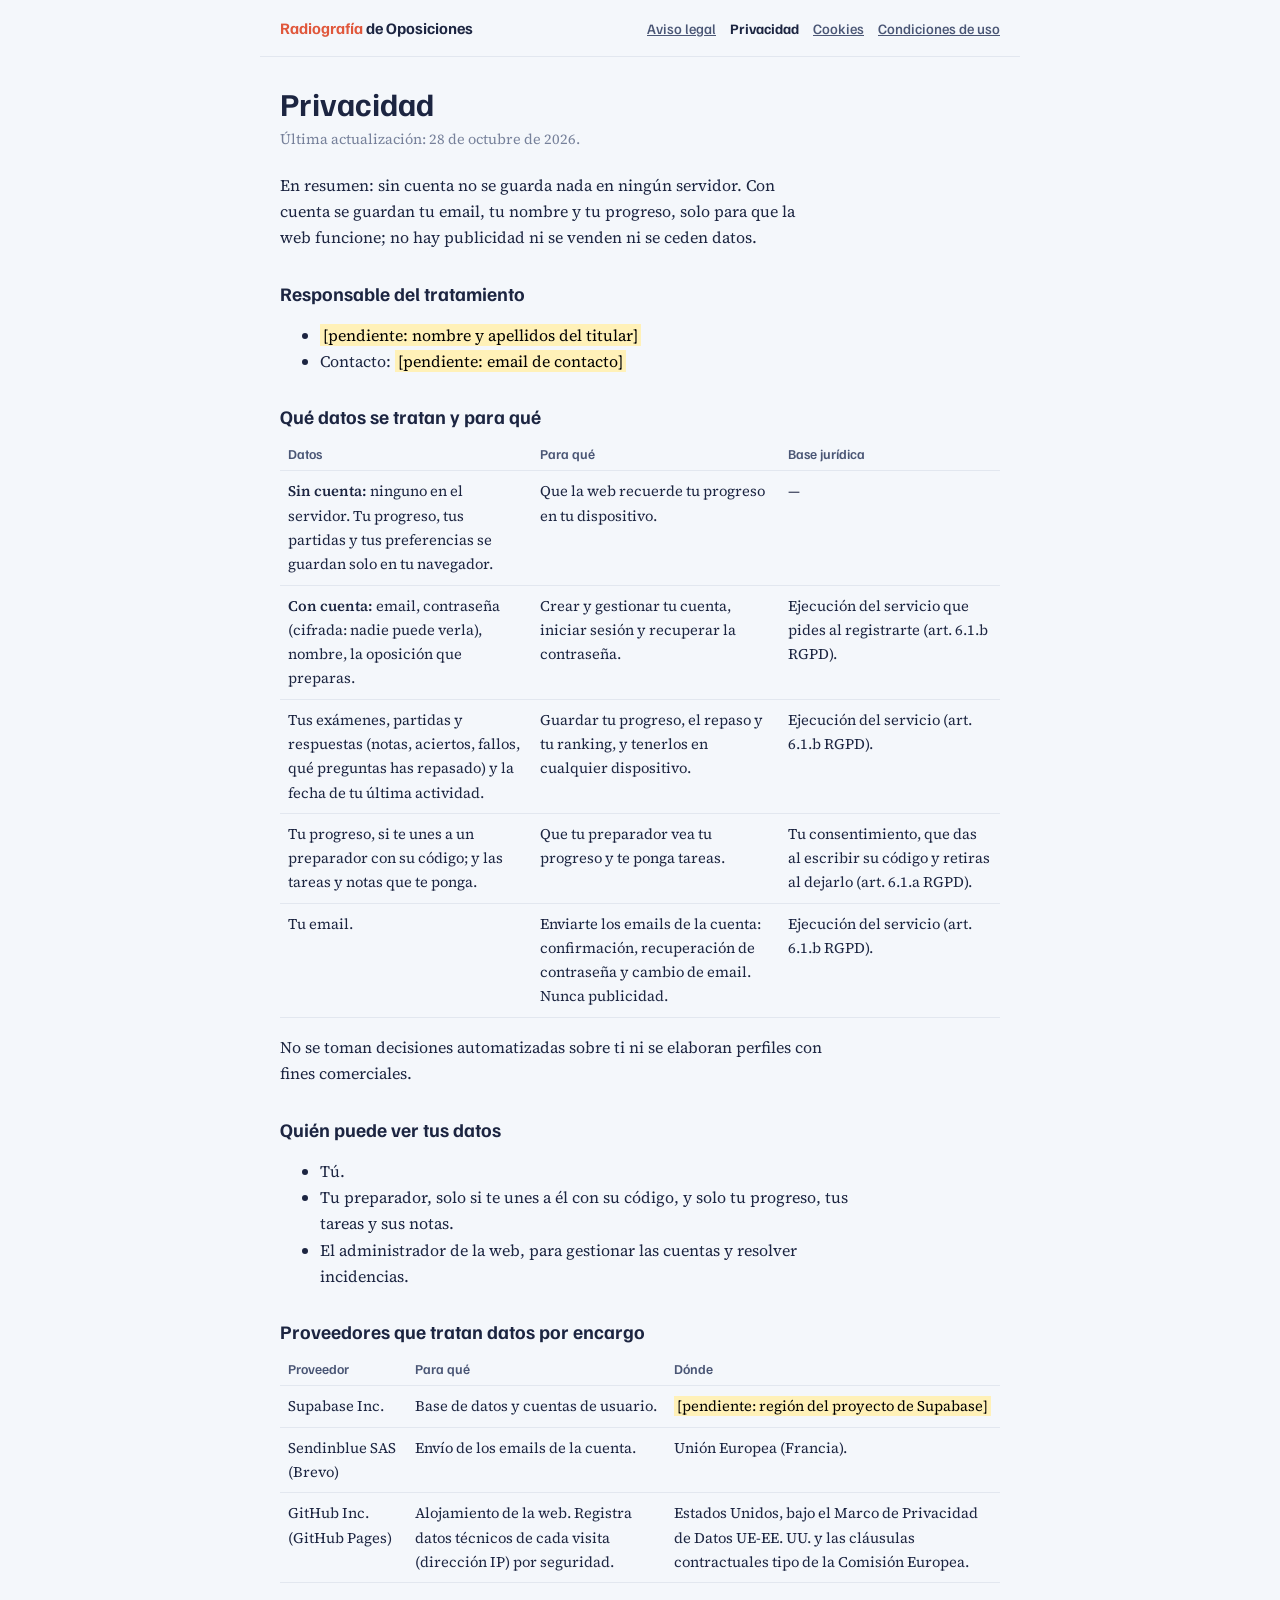
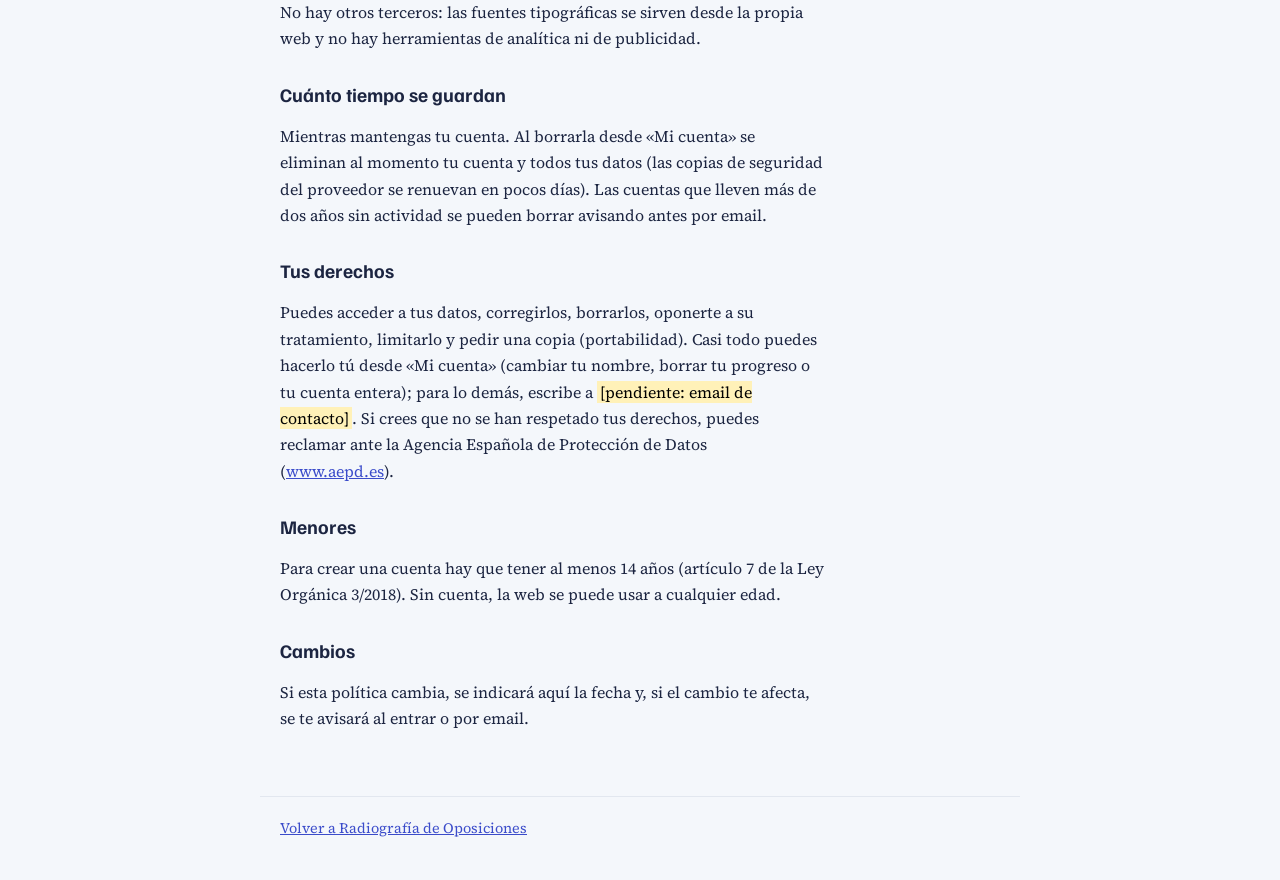
<file: legal/privacidad.html>
<!doctype html>
<html lang="es">
<head>
<meta charset="utf-8">
<meta name="viewport" content="width=device-width,initial-scale=1">
<title>Privacidad · Radiografía de Oposiciones</title>
<meta name="robots" content="noindex">
<link rel="canonical" href="https://davidramon15.github.io/Oposiciones/legal/privacidad.html">
<link rel="icon" href="../favicon.svg" type="image/svg+xml">
<link rel="stylesheet" href="../fuentes/fuentes.css">
<style>
:root{color-scheme:light;--paper:#f4f7fb;--sheet:#fff;--ink:#1c2541;--ink-2:#4a5675;--muted:#76809a;--rule:#e2e7ef;--pen:#3b4cca;--red:#e0573b}
*{box-sizing:border-box}
body{margin:0;background:var(--paper);color:var(--ink);font:400 1rem/1.65 "Source Serif 4",Georgia,serif}
header,main,footer{max-width:760px;margin:0 auto;padding:0 20px}
header{display:flex;flex-wrap:wrap;gap:8px 20px;align-items:center;justify-content:space-between;padding-block:18px;border-bottom:1px solid var(--rule)}
header a.marca{font:700 1rem "Familjen Grotesk",Arial,sans-serif;color:var(--ink);text-decoration:none}
header a.marca span{color:var(--red)}
nav{display:flex;flex-wrap:wrap;gap:4px 14px;font:500 .9rem "Familjen Grotesk",Arial,sans-serif}
nav a{color:var(--ink-2)}nav a[aria-current]{color:var(--ink);font-weight:700;text-decoration:none}
main{padding-block:28px 48px}
h1{font:700 2rem/1.15 "Familjen Grotesk",Arial,sans-serif;margin:0 0 6px}
h2{font:700 1.2rem/1.3 "Familjen Grotesk",Arial,sans-serif;margin:30px 0 6px}
p,li{max-width:68ch}
a{color:var(--pen)}
.act{color:var(--muted);font-size:.9rem;margin:0 0 20px}
table{border-collapse:collapse;width:100%;font-size:.92rem;margin:8px 0}th,td{text-align:left;vertical-align:top;padding:8px;border-bottom:1px solid var(--rule)}
th{font:600 .85rem "Familjen Grotesk",Arial,sans-serif;color:var(--ink-2)}
mark{background:#fff1b8;padding:0 3px}
footer{padding-block:20px 40px;border-top:1px solid var(--rule);font-size:.9rem;color:var(--muted)}
</style>
</head>
<body>
<header><a class="marca" href="../#inicio"><span>Radiografía</span> de Oposiciones</a><nav aria-label="Información legal"><a href="aviso-legal.html">Aviso legal</a><a href="privacidad.html" aria-current=page>Privacidad</a><a href="cookies.html">Cookies</a><a href="condiciones.html">Condiciones de uso</a></nav></header>
<main>
<h1>Privacidad</h1>
<p class="act">Última actualización: 28 de octubre de 2026.</p>

<p>En resumen: sin cuenta no se guarda nada en ningún servidor. Con cuenta se guardan tu email, tu nombre y tu progreso, solo para que la web funcione; no hay publicidad ni se venden ni se ceden datos.</p>
<h2>Responsable del tratamiento</h2>
<ul><li><mark>[pendiente: nombre y apellidos del titular]</mark></li><li>Contacto: <mark>[pendiente: email de contacto]</mark></li></ul>
<h2>Qué datos se tratan y para qué</h2>
<table><thead><tr><th>Datos</th><th>Para qué</th><th>Base jurídica</th></tr></thead><tbody>
<tr><td><b>Sin cuenta:</b> ninguno en el servidor. Tu progreso, tus partidas y tus preferencias se guardan solo en tu navegador.</td><td>Que la web recuerde tu progreso en tu dispositivo.</td><td>—</td></tr>
<tr><td><b>Con cuenta:</b> email, contraseña (cifrada: nadie puede verla), nombre, la oposición que preparas.</td><td>Crear y gestionar tu cuenta, iniciar sesión y recuperar la contraseña.</td><td>Ejecución del servicio que pides al registrarte (art. 6.1.b RGPD).</td></tr>
<tr><td>Tus exámenes, partidas y respuestas (notas, aciertos, fallos, qué preguntas has repasado) y la fecha de tu última actividad.</td><td>Guardar tu progreso, el repaso y tu ranking, y tenerlos en cualquier dispositivo.</td><td>Ejecución del servicio (art. 6.1.b RGPD).</td></tr>
<tr><td>Tu progreso, si te unes a un preparador con su código; y las tareas y notas que te ponga.</td><td>Que tu preparador vea tu progreso y te ponga tareas.</td><td>Tu consentimiento, que das al escribir su código y retiras al dejarlo (art. 6.1.a RGPD).</td></tr>
<tr><td>Tu email.</td><td>Enviarte los emails de la cuenta: confirmación, recuperación de contraseña y cambio de email. Nunca publicidad.</td><td>Ejecución del servicio (art. 6.1.b RGPD).</td></tr>
</tbody></table>
<p>No se toman decisiones automatizadas sobre ti ni se elaboran perfiles con fines comerciales.</p>
<h2>Quién puede ver tus datos</h2>
<ul><li>Tú.</li><li>Tu preparador, solo si te unes a él con su código, y solo tu progreso, tus tareas y sus notas.</li><li>El administrador de la web, para gestionar las cuentas y resolver incidencias.</li></ul>
<h2>Proveedores que tratan datos por encargo</h2>
<table><thead><tr><th>Proveedor</th><th>Para qué</th><th>Dónde</th></tr></thead><tbody>
<tr><td>Supabase Inc.</td><td>Base de datos y cuentas de usuario.</td><td><mark>[pendiente: región del proyecto de Supabase]</mark></td></tr>
<tr><td>Sendinblue SAS (Brevo)</td><td>Envío de los emails de la cuenta.</td><td>Unión Europea (Francia).</td></tr>
<tr><td>GitHub Inc. (GitHub Pages)</td><td>Alojamiento de la web. Registra datos técnicos de cada visita (dirección IP) por seguridad.</td><td>Estados Unidos, bajo el Marco de Privacidad de Datos UE-EE. UU. y las cláusulas contractuales tipo de la Comisión Europea.</td></tr>
</tbody></table>
<p>No hay otros terceros: las fuentes tipográficas se sirven desde la propia web y no hay herramientas de analítica ni de publicidad.</p>
<h2>Cuánto tiempo se guardan</h2>
<p>Mientras mantengas tu cuenta. Al borrarla desde «Mi cuenta» se eliminan al momento tu cuenta y todos tus datos (las copias de seguridad del proveedor se renuevan en pocos días). Las cuentas que lleven más de dos años sin actividad se pueden borrar avisando antes por email.</p>
<h2>Tus derechos</h2>
<p>Puedes acceder a tus datos, corregirlos, borrarlos, oponerte a su tratamiento, limitarlo y pedir una copia (portabilidad). Casi todo puedes hacerlo tú desde «Mi cuenta» (cambiar tu nombre, borrar tu progreso o tu cuenta entera); para lo demás, escribe a <mark>[pendiente: email de contacto]</mark>. Si crees que no se han respetado tus derechos, puedes reclamar ante la Agencia Española de Protección de Datos (<a href="https://www.aepd.es">www.aepd.es</a>).</p>
<h2>Menores</h2>
<p>Para crear una cuenta hay que tener al menos 14 años (artículo 7 de la Ley Orgánica 3/2018). Sin cuenta, la web se puede usar a cualquier edad.</p>
<h2>Cambios</h2>
<p>Si esta política cambia, se indicará aquí la fecha y, si el cambio te afecta, se te avisará al entrar o por email.</p>

</main>
<footer><a href="../#inicio">Volver a Radiografía de Oposiciones</a></footer>
</body>
</html>
</file>
<file: fuentes/fuentes.css>
/* Fuentes servidas desde la propia web (copiadas de Google Fonts, licencia SIL OFL): así ninguna visita
   envía su IP a Google. Familjen Grotesk y Source Serif 4, solo los alfabetos latino y latino extendido. */
/* latin-ext */
@font-face {
  font-family: 'Familjen Grotesk';
  font-style: normal;
  font-weight: 400;
  font-display: swap;
  src: url(familjen-grotesk-normal-400-latin-ext.woff2) format('woff2');
  unicode-range: U+0100-02BA, U+02BD-02C5, U+02C7-02CC, U+02CE-02D7, U+02DD-02FF, U+0304, U+0308, U+0329, U+1D00-1DBF, U+1E00-1E9F, U+1EF2-1EFF, U+2020, U+20A0-20AB, U+20AD-20C4, U+2113, U+2C60-2C7F, U+A720-A7FF;
}
/* latin */
@font-face {
  font-family: 'Familjen Grotesk';
  font-style: normal;
  font-weight: 400;
  font-display: swap;
  src: url(familjen-grotesk-normal-400-latin.woff2) format('woff2');
  unicode-range: U+0000-00FF, U+0131, U+0152-0153, U+02BB-02BC, U+02C6, U+02DA, U+02DC, U+0304, U+0308, U+0329, U+2000-206F, U+20AC, U+2122, U+2191, U+2193, U+2212, U+2215, U+FEFF, U+FFFD;
}
/* latin-ext */
@font-face {
  font-family: 'Familjen Grotesk';
  font-style: normal;
  font-weight: 500;
  font-display: swap;
  src: url(familjen-grotesk-normal-500-latin-ext.woff2) format('woff2');
  unicode-range: U+0100-02BA, U+02BD-02C5, U+02C7-02CC, U+02CE-02D7, U+02DD-02FF, U+0304, U+0308, U+0329, U+1D00-1DBF, U+1E00-1E9F, U+1EF2-1EFF, U+2020, U+20A0-20AB, U+20AD-20C4, U+2113, U+2C60-2C7F, U+A720-A7FF;
}
/* latin */
@font-face {
  font-family: 'Familjen Grotesk';
  font-style: normal;
  font-weight: 500;
  font-display: swap;
  src: url(familjen-grotesk-normal-500-latin.woff2) format('woff2');
  unicode-range: U+0000-00FF, U+0131, U+0152-0153, U+02BB-02BC, U+02C6, U+02DA, U+02DC, U+0304, U+0308, U+0329, U+2000-206F, U+20AC, U+2122, U+2191, U+2193, U+2212, U+2215, U+FEFF, U+FFFD;
}
/* latin-ext */
@font-face {
  font-family: 'Familjen Grotesk';
  font-style: normal;
  font-weight: 600;
  font-display: swap;
  src: url(familjen-grotesk-normal-600-latin-ext.woff2) format('woff2');
  unicode-range: U+0100-02BA, U+02BD-02C5, U+02C7-02CC, U+02CE-02D7, U+02DD-02FF, U+0304, U+0308, U+0329, U+1D00-1DBF, U+1E00-1E9F, U+1EF2-1EFF, U+2020, U+20A0-20AB, U+20AD-20C4, U+2113, U+2C60-2C7F, U+A720-A7FF;
}
/* latin */
@font-face {
  font-family: 'Familjen Grotesk';
  font-style: normal;
  font-weight: 600;
  font-display: swap;
  src: url(familjen-grotesk-normal-600-latin.woff2) format('woff2');
  unicode-range: U+0000-00FF, U+0131, U+0152-0153, U+02BB-02BC, U+02C6, U+02DA, U+02DC, U+0304, U+0308, U+0329, U+2000-206F, U+20AC, U+2122, U+2191, U+2193, U+2212, U+2215, U+FEFF, U+FFFD;
}
/* latin-ext */
@font-face {
  font-family: 'Familjen Grotesk';
  font-style: normal;
  font-weight: 700;
  font-display: swap;
  src: url(familjen-grotesk-normal-700-latin-ext.woff2) format('woff2');
  unicode-range: U+0100-02BA, U+02BD-02C5, U+02C7-02CC, U+02CE-02D7, U+02DD-02FF, U+0304, U+0308, U+0329, U+1D00-1DBF, U+1E00-1E9F, U+1EF2-1EFF, U+2020, U+20A0-20AB, U+20AD-20C4, U+2113, U+2C60-2C7F, U+A720-A7FF;
}
/* latin */
@font-face {
  font-family: 'Familjen Grotesk';
  font-style: normal;
  font-weight: 700;
  font-display: swap;
  src: url(familjen-grotesk-normal-700-latin.woff2) format('woff2');
  unicode-range: U+0000-00FF, U+0131, U+0152-0153, U+02BB-02BC, U+02C6, U+02DA, U+02DC, U+0304, U+0308, U+0329, U+2000-206F, U+20AC, U+2122, U+2191, U+2193, U+2212, U+2215, U+FEFF, U+FFFD;
}
/* latin-ext */
@font-face {
  font-family: 'Source Serif 4';
  font-style: italic;
  font-weight: 400;
  font-display: swap;
  src: url(source-serif-4-italic-400-latin-ext.woff2) format('woff2');
  unicode-range: U+0100-02BA, U+02BD-02C5, U+02C7-02CC, U+02CE-02D7, U+02DD-02FF, U+0304, U+0308, U+0329, U+1D00-1DBF, U+1E00-1E9F, U+1EF2-1EFF, U+2020, U+20A0-20AB, U+20AD-20C4, U+2113, U+2C60-2C7F, U+A720-A7FF;
}
/* latin */
@font-face {
  font-family: 'Source Serif 4';
  font-style: italic;
  font-weight: 400;
  font-display: swap;
  src: url(source-serif-4-italic-400-latin.woff2) format('woff2');
  unicode-range: U+0000-00FF, U+0131, U+0152-0153, U+02BB-02BC, U+02C6, U+02DA, U+02DC, U+0304, U+0308, U+0329, U+2000-206F, U+20AC, U+2122, U+2191, U+2193, U+2212, U+2215, U+FEFF, U+FFFD;
}
/* latin-ext */
@font-face {
  font-family: 'Source Serif 4';
  font-style: normal;
  font-weight: 400;
  font-display: swap;
  src: url(source-serif-4-normal-400-latin-ext.woff2) format('woff2');
  unicode-range: U+0100-02BA, U+02BD-02C5, U+02C7-02CC, U+02CE-02D7, U+02DD-02FF, U+0304, U+0308, U+0329, U+1D00-1DBF, U+1E00-1E9F, U+1EF2-1EFF, U+2020, U+20A0-20AB, U+20AD-20C4, U+2113, U+2C60-2C7F, U+A720-A7FF;
}
/* latin */
@font-face {
  font-family: 'Source Serif 4';
  font-style: normal;
  font-weight: 400;
  font-display: swap;
  src: url(source-serif-4-normal-400-latin.woff2) format('woff2');
  unicode-range: U+0000-00FF, U+0131, U+0152-0153, U+02BB-02BC, U+02C6, U+02DA, U+02DC, U+0304, U+0308, U+0329, U+2000-206F, U+20AC, U+2122, U+2191, U+2193, U+2212, U+2215, U+FEFF, U+FFFD;
}
/* latin-ext */
@font-face {
  font-family: 'Source Serif 4';
  font-style: normal;
  font-weight: 600;
  font-display: swap;
  src: url(source-serif-4-normal-600-latin-ext.woff2) format('woff2');
  unicode-range: U+0100-02BA, U+02BD-02C5, U+02C7-02CC, U+02CE-02D7, U+02DD-02FF, U+0304, U+0308, U+0329, U+1D00-1DBF, U+1E00-1E9F, U+1EF2-1EFF, U+2020, U+20A0-20AB, U+20AD-20C4, U+2113, U+2C60-2C7F, U+A720-A7FF;
}
/* latin */
@font-face {
  font-family: 'Source Serif 4';
  font-style: normal;
  font-weight: 600;
  font-display: swap;
  src: url(source-serif-4-normal-600-latin.woff2) format('woff2');
  unicode-range: U+0000-00FF, U+0131, U+0152-0153, U+02BB-02BC, U+02C6, U+02DA, U+02DC, U+0304, U+0308, U+0329, U+2000-206F, U+20AC, U+2122, U+2191, U+2193, U+2212, U+2215, U+FEFF, U+FFFD;
}
</file>
<file: cuenta.css>
/* Cuentas y roles (solo en la web propia). Usa las variables de color y tipografía de la plantilla. */
.carga-aviso{margin:0;padding:14px max(20px,env(safe-area-inset-left,0px));color:var(--muted);font:500 .95rem var(--f-ui)}

/* botón de cuenta en la barra de secciones y en la portada */
.cu-sitio{display:flex;gap:6px;align-items:center;flex:none}
.cu-sitio button,.cu-portal button{font-size:.84rem;padding:6px 12px}
.cu-portal{display:flex;gap:8px;justify-content:flex-end;flex-wrap:wrap}
.cu-yo{display:flex;align-items:center;gap:8px;border-color:var(--rule);padding:4px 10px 4px 4px!important;text-align:left}
.cu-ini{display:grid;place-items:center;width:28px;height:28px;border-radius:50%;background:var(--pen);color:#fff;font-weight:700;font-size:.85rem;flex:none}
.cu-yo-t{display:grid;line-height:1.15}.cu-yo-t b{font-size:.84rem;max-width:16ch;overflow:hidden;text-overflow:ellipsis;white-space:nowrap}
.cu-yo-t small{font-size:.72rem;color:var(--red);font-weight:600}


/* aviso flotante */
.cu-aviso{position:fixed;z-index:30;left:50%;transform:translateX(-50%);bottom:calc(16px + env(safe-area-inset-bottom,0px));max-width:min(560px,calc(100vw - 32px));
  background:var(--ink);color:var(--paper);padding:10px 16px;border-radius:6px;font-size:.92rem;box-shadow:0 8px 24px -10px rgba(0,0,0,.4)}
.cu-aviso.ok{border-left:4px solid var(--good)}.cu-aviso.error{border-left:4px solid var(--bad)}

/* diálogos */
.cu-dlg{border:1px solid var(--rule);border-top:6px solid var(--red);border-radius:4px;background:var(--sheet);color:var(--ink);padding:24px 24px 20px;width:min(480px,calc(100vw - 32px));max-height:calc(100vh - 48px);overflow-y:auto;overflow-x:hidden}
.cu-dlg::backdrop{background:rgba(20,22,28,.45)}
.cu-dlg h2{font-size:1.4rem;margin-bottom:14px;padding-right:28px}
.cu-dlg h3{font-size:1rem;margin-bottom:6px}
.cu-cerrar{position:absolute;top:10px;right:10px}.cu-cerrar button{border:0;background:transparent;font-size:1.5rem;line-height:1;padding:2px 8px;color:var(--muted)}
.cu-form{display:grid;gap:12px}
.cu-form label:not(.check){display:grid;gap:4px;font-size:.84rem;font-weight:500;color:var(--ink-2)}
.cu-form input:not([type=checkbox]),.cu-form select,.cu-form textarea{font:inherit;font-size:.95rem;padding:9px 10px;border:1px solid var(--axis);border-radius:4px;background:var(--paper);color:var(--ink);width:100%}
.cu-form textarea{resize:vertical;font-family:var(--f-text)}
.cu-form input:focus-visible,.cu-form select:focus-visible,.cu-form textarea:focus-visible{outline:2px solid var(--pen);outline-offset:1px}
.cu-fila{grid-template-columns:1fr auto;align-items:end}.cu-fila .cu-estado{grid-column:1/-1}
.cu-acciones{display:flex;gap:10px;align-items:center;flex-wrap:wrap}
.cu-estado{min-height:1.2em;font-size:.88rem;margin:0}.cu-estado.error{color:var(--bad)}.cu-estado.ok{color:var(--good)}
.cu-enlace{border:0;background:transparent;color:var(--pen);padding:0;text-decoration:underline;text-underline-offset:2px;font-size:inherit}
.cu-bloque{border-top:1px solid var(--rule);margin-top:16px;padding-top:14px;display:grid;gap:8px}
.cu-peligro button{border-color:var(--bad);color:var(--bad)}
.cu-codigo-v{font:700 1.25rem/1 var(--f-ui);letter-spacing:.12em;color:var(--pen)}
.cu-texto{display:grid;gap:10px;margin-bottom:16px}.cu-texto p{font-size:.95rem}

/* invitación a crear cuenta y tareas */
.cu-invitacion{display:flex;flex-wrap:wrap;gap:10px 16px;align-items:center;justify-content:space-between;padding:12px 14px;margin-bottom:12px;border:1px dashed var(--pen);border-radius:4px;background:var(--pen-tint)}
.cu-invitacion p{max-width:62ch}
.cu-tareas{border:1px solid var(--rule);border-left:4px solid var(--red);border-radius:4px;padding:12px 14px;margin-bottom:14px;background:var(--paper);display:grid;gap:8px}
.cu-tareas h3{font-size:1rem}
.cu-lista{list-style:none;margin:0;padding:0;display:grid;gap:6px}
.cu-lista li{display:flex;gap:10px;justify-content:space-between;align-items:center;flex-wrap:wrap;border-bottom:1px solid var(--rule);padding:6px 0}
.cu-lista li.tarde b{color:var(--bad)}
.cu-lista button{font-size:.82rem;padding:5px 11px}
.cu-notas{list-style:none;margin:0;padding:0;display:grid;gap:8px}
.cu-notas li{border-left:3px solid var(--pen);padding:4px 0 4px 10px}.cu-notas p{font-family:var(--f-text);white-space:pre-wrap}

/* preparador y administración */
.cu-sec{scroll-margin-top:52px}
/* las secciones son rejillas: sin min-width:0 una tabla ancha ensancharía toda la página en el móvil */
.cu-sec > *,#al-cuerpo,#ad-cuerpo,#al-ficha,#ad-ficha,.cu-ficha > *,.cu-ficha .grid2 > *{min-width:0}
.cu-codigo{display:flex;gap:12px;justify-content:space-between;align-items:center;flex-wrap:wrap;margin-bottom:12px}
.cu-tabla td{vertical-align:middle}.cu-tabla select{font-size:.84rem;padding:5px 6px;max-width:190px}
.cu-tabla button{font-size:.8rem;padding:4px 9px;white-space:nowrap}
.cu-ficha{display:grid;gap:14px;margin-top:14px}.cu-ficha h4{font-size:.95rem;margin:0 0 6px}
.cu-temas{list-style:none;margin:0;padding:0;display:grid;gap:5px}
.cu-temas li{display:grid;grid-template-columns:minmax(0,1fr) 90px 5.5rem;gap:8px;align-items:center;font-size:.86rem}
.cu-temas li span:first-child{overflow:hidden;text-overflow:ellipsis;white-space:nowrap}
.cu-barra{height:8px;border-radius:4px;background:var(--bad-tint);overflow:hidden}.cu-barra i{display:block;height:100%;background:var(--good)}
.acc{display:inline-flex;gap:8px;flex-wrap:wrap}
@media (max-width:600px){
  .cu-sitio{padding-left:0}.cu-sitio [data-cu="registro"]{display:none}.cu-yo-t{display:none}.cu-yo{padding:3px!important}
  .cu-dlg{padding:20px 16px 16px}.cu-temas li{grid-template-columns:minmax(0,1fr) 60px 4.6rem}
}
.cu-legal{display:flex;flex-wrap:wrap;gap:4px 16px}
</file>
